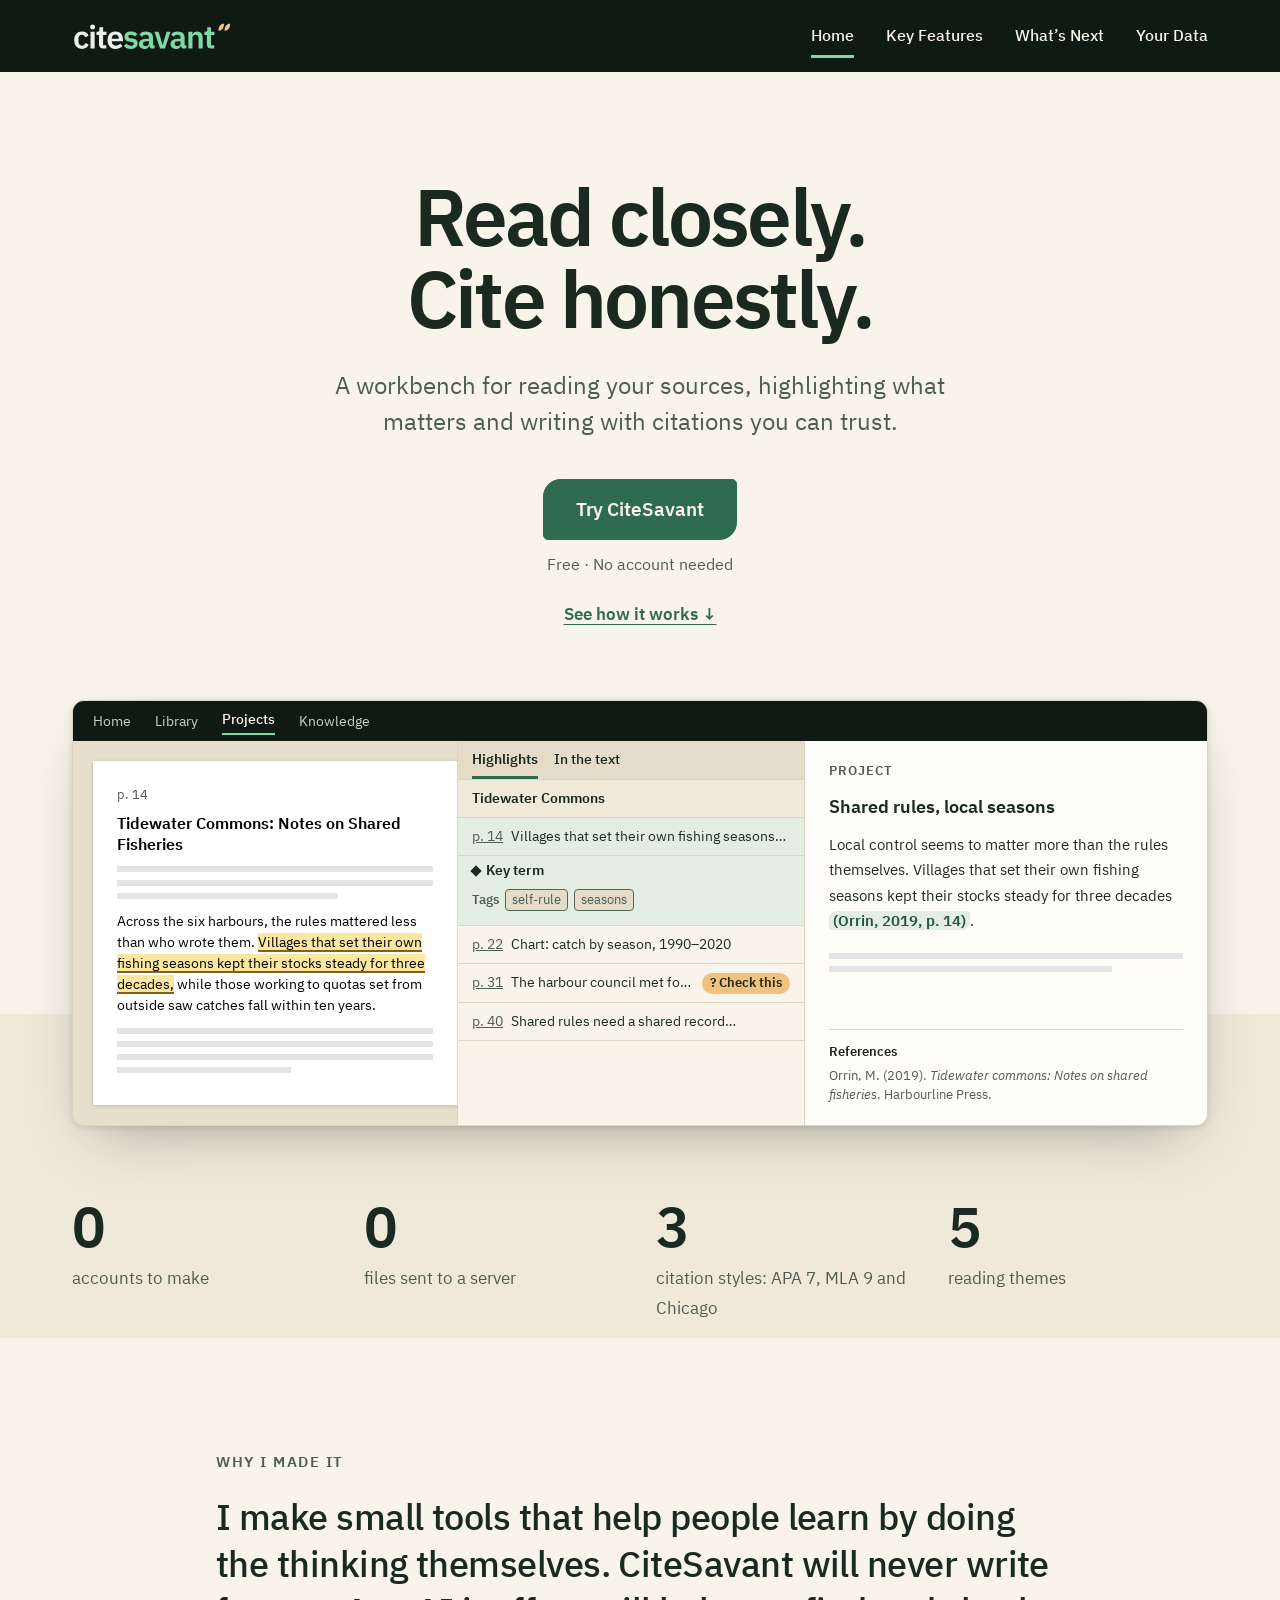
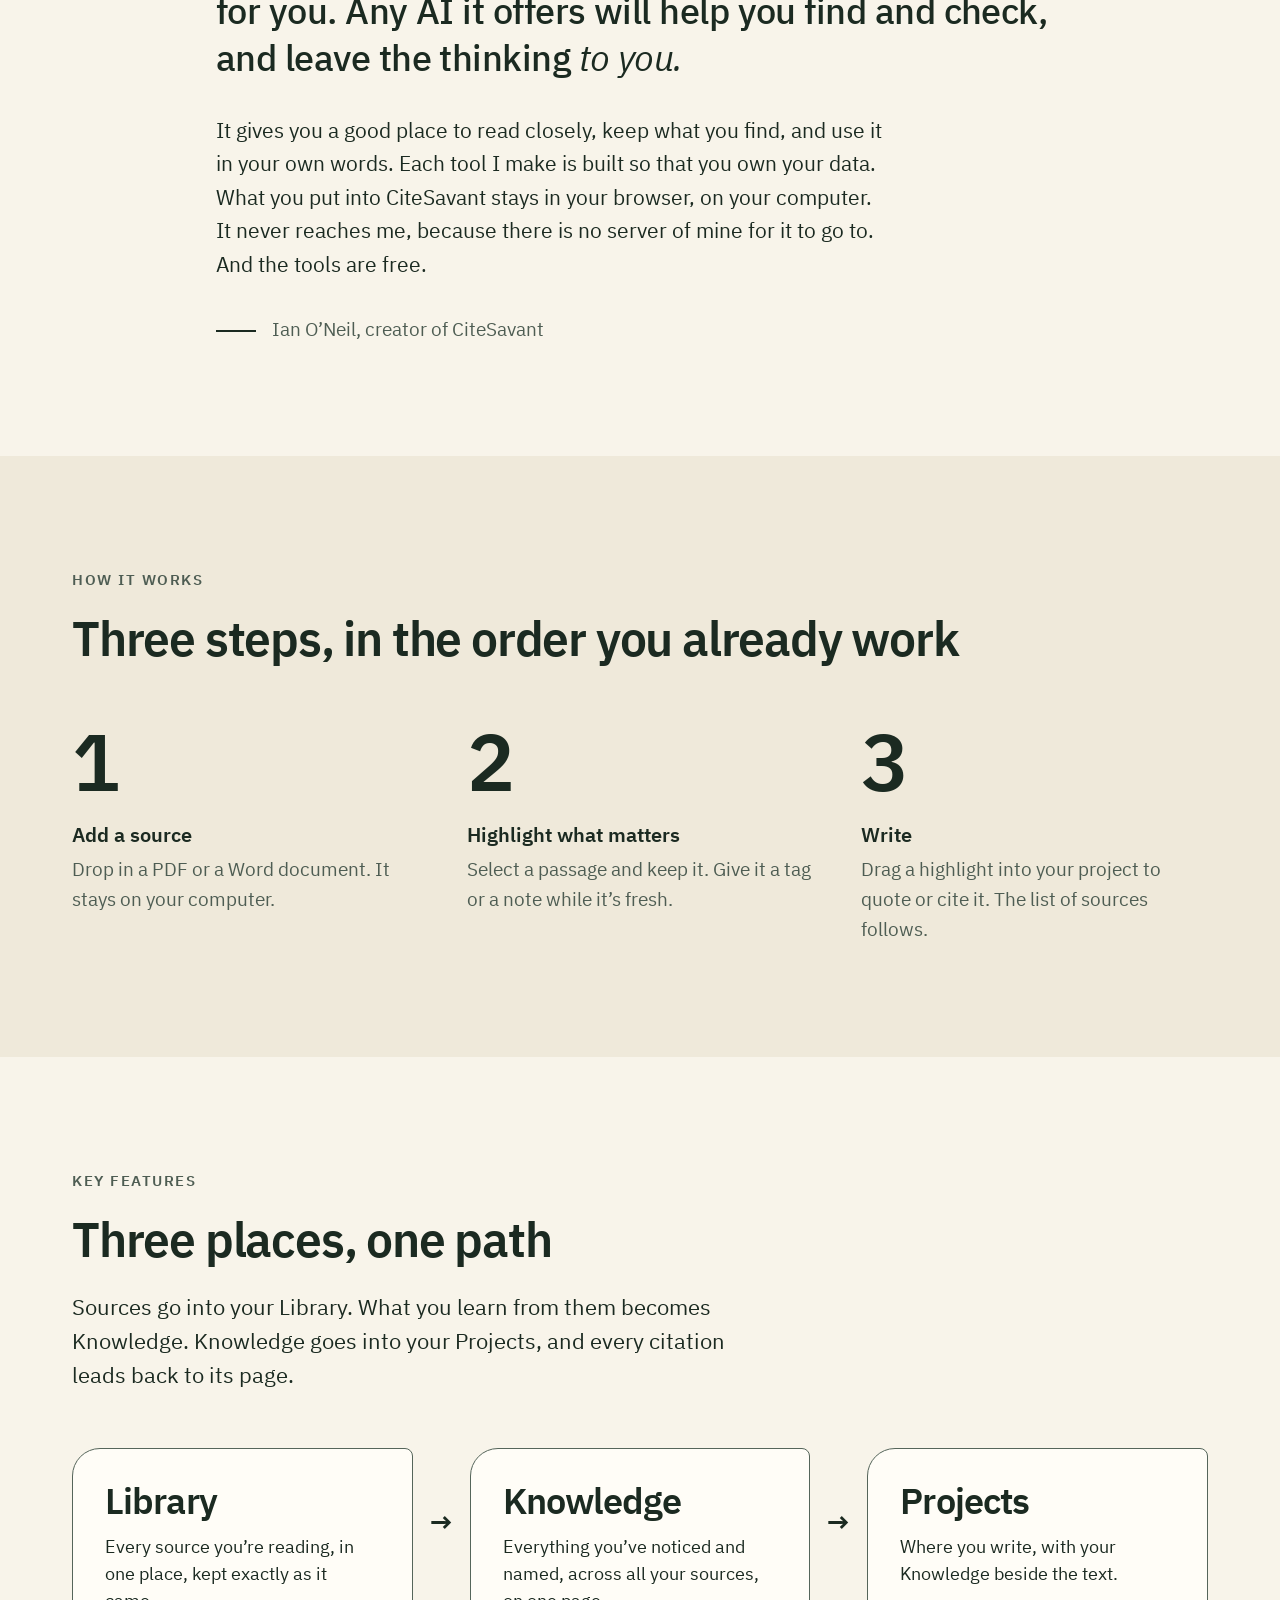
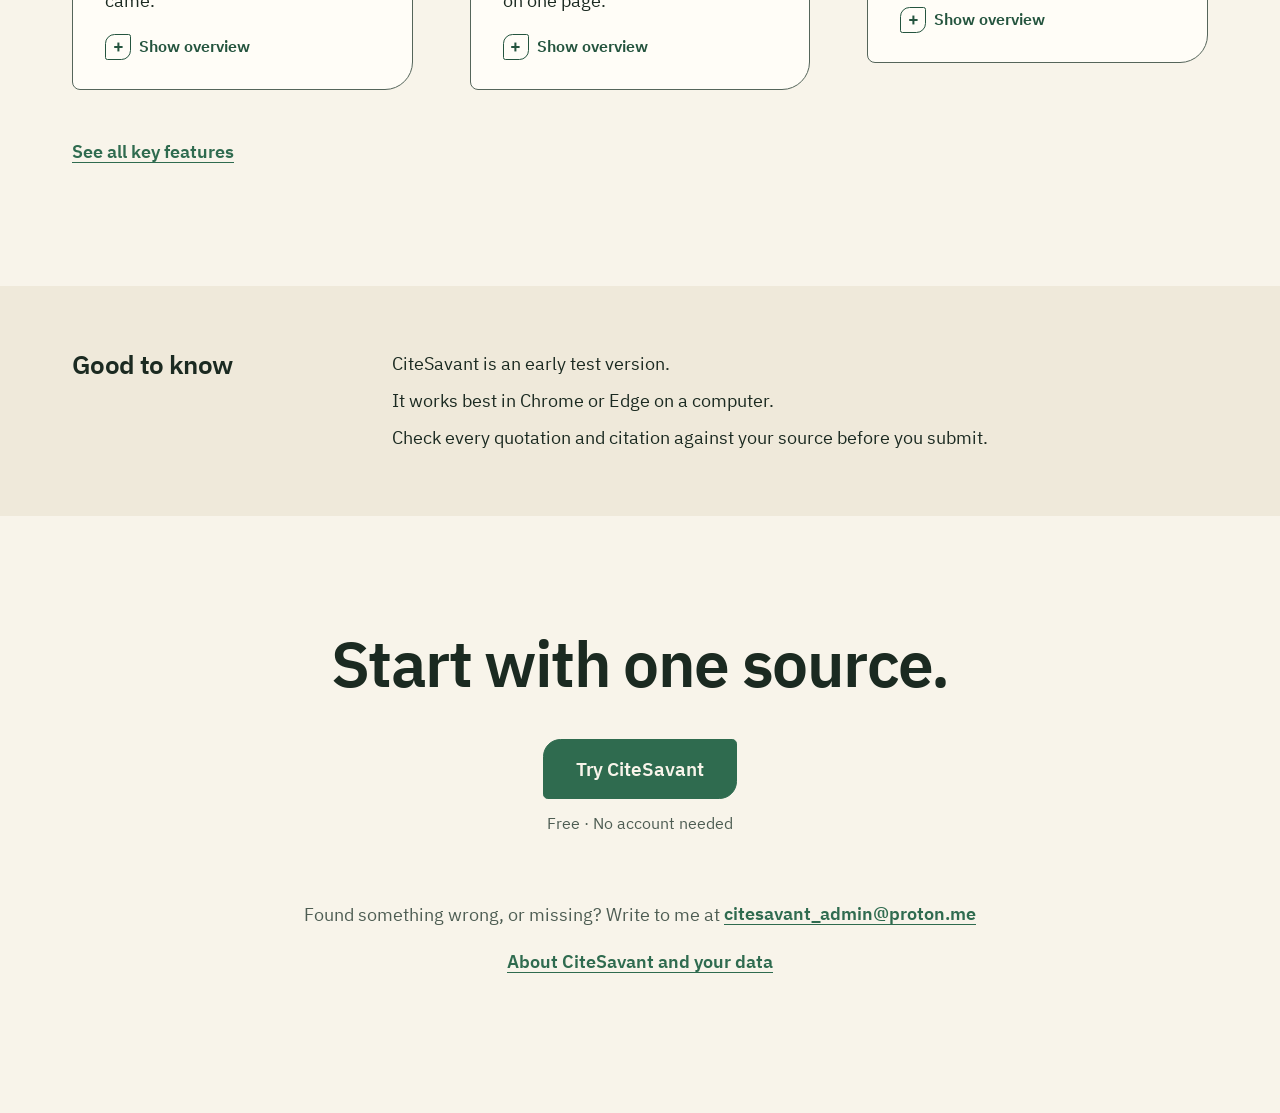
<file: public/index.html>
<!DOCTYPE html>
<html lang="en">
<head>
<meta charset="utf-8">
<meta name="viewport" content="width=device-width, initial-scale=1">
<title>CiteSavant: read closely, cite honestly</title>
<meta property="og:type" content="website">
<meta property="og:title" content="CiteSavant: read closely, cite honestly">
<meta property="og:description" content="A workbench for reading your sources, highlighting what matters and writing with citations you can trust.">
<meta property="og:url" content="https://www.citesavant.com/">
<meta property="og:image" content="https://www.citesavant.com/img/preview.png">
<meta property="og:image:width" content="1200">
<meta property="og:image:height" content="630">
<meta property="og:image:alt" content="CiteSavant">
<meta name="twitter:card" content="summary_large_image">
<link rel="stylesheet" href="site.css">
<link rel="icon" type="image/png" sizes="32x32" href="img/app-icon-32.png">
<link rel="icon" type="image/svg+xml" href="img/logo.svg">
<link rel="apple-touch-icon" href="img/app-icon-180.png">
</head>
<body>

<header class="top">
  <div class="wrap">
    <a class="logo" href="index.html" aria-label="CiteSavant home"><img src="citesavant-wordmark-dark.svg" alt="CiteSavant"></a>
    <nav aria-label="Main">
      <a href="index.html" aria-current="page">Home</a>
      <a href="features.html">Key Features</a>
      <a href="whats-next.html">What’s Next</a>
      <a href="your-data.html">Your Data</a>
    </nav>
  </div>
</header>

<main id="top">
<section class="hero" aria-labelledby="h-open">
  <div class="wrap">
    <h1 id="h-open">Read closely.<br>Cite honestly.</h1>
    <p class="sub">A workbench for reading your sources, highlighting what matters and writing with citations you can trust.</p>
    <div class="acts">
      <a class="btn" href="https://app.citesavant.com" target="_blank" rel="noopener noreferrer">Try CiteSavant</a>
      <p class="under-btn">Free · No account needed</p>
      <a class="see" href="#how">See how it works ↓</a>
    </div>
  </div>
  <div class="stage">
    <div class="wrap">
      <div class="shot" role="img" aria-label="A drawing of CiteSavant. On the left, a page of a document with one passage highlighted. In the middle, the list of highlights: the selected one is a key term with the tags self-rule and seasons; another is marked Check this. On the right, a project being written, where the highlighted passage is cited as Orrin, 2019, page 14.">
        <div class="shot-bar" aria-hidden="true"><span>Home</span><span>Library</span><b>Projects</b><span>Knowledge</span></div>
        <div class="shot-body" aria-hidden="true">
          <div class="page">
            <div class="pg">p. 14</div>
            <div class="t">Tidewater Commons: Notes on Shared Fisheries</div>
            <div class="bars"><i></i><i></i><i class="w70"></i></div>
            <p>Across the six harbours, the rules mattered less than who wrote them. <span class="hl">Villages that set their own fishing seasons kept their stocks steady for three decades,</span> while those working to quotas set from outside saw catches fall within ten years.</p>
            <div class="bars"><i></i><i></i><i></i><i class="w55"></i></div>
          </div>
          <div class="side">
            <div class="tabs"><span class="on">Highlights</span><span>In the text</span></div>
            <div class="srcrow">Tidewater Commons</div>
            <div class="grow">
              <div class="row on"><span class="pl">p. 14</span><span class="tx">Villages that set their own fishing seasons…</span></div>
              <div class="det">
                <span class="kind">Key term</span>
                <div class="tagrow"><span class="k">Tags</span><span class="tag">self-rule</span><span class="tag">seasons</span></div>
              </div>
            </div>
            <div class="row"><span class="pl">p. 22</span><span class="tx">Chart: catch by season, 1990–2020</span></div>
            <div class="row"><span class="pl">p. 31</span><span class="tx">The harbour council met four times…</span><span class="check">? Check this</span></div>
            <div class="row"><span class="pl">p. 40</span><span class="tx">Shared rules need a shared record…</span></div>
          </div>
          <div class="write">
            <div class="pt">Project</div>
            <h4>Shared rules, local seasons</h4>
            <p>Local control seems to matter more than the rules themselves. Villages that set their own fishing seasons kept their stocks steady for three decades <span class="cite">(Orrin, 2019, p. 14)</span>.</p>
            <div class="bars"><i></i><i class="w80"></i></div>
            <div class="refs"><b>References</b><span class="new">Orrin, M. (2019). <i>Tidewater commons: Notes on shared fisheries</i>. Harbourline Press.</span></div>
          </div>
        </div>
      </div>
    </div>
  </div>
</section>

<section class="facts" aria-label="CiteSavant in numbers">
  <div class="wrap">
    <ul>
      <li><b>0</b><span>accounts to make</span></li>
      <li><b>0</b><span>files sent to a server</span></li>
      <li><b>3</b><span>citation styles: APA 7, MLA 9 and Chicago</span></li>
      <li><b>5</b><span>reading themes</span></li>
    </ul>
  </div>
</section>

<section class="band story" aria-labelledby="h-story">
  <div class="wrap">
    <p class="eyebrow" id="h-story">Why I made it</p>
    <blockquote>
      <p class="big">I make small tools that help people learn by doing the thinking themselves. CiteSavant will never write for you. Any AI it offers will help you find and check, and leave the thinking <em>to you.</em></p>
      <p class="rest">It gives you a good place to read closely, keep what you find, and use it in your own words. Each tool I make is built so that you own your data. What you put into CiteSavant stays in your browser, on your computer. It never reaches me, because there is no server of mine for it to go to. And the tools are free.</p>
    </blockquote>
    <p class="sign">Ian O’Neil, creator of CiteSavant</p>
  </div>
</section>

<section class="band alt" id="how" aria-labelledby="h-how">
  <div class="wrap">
    <p class="eyebrow">How it works</p>
    <h2 id="h-how">Three steps, in the order you already work</h2>
    <ol class="steps">
      <li><h3>Add a source</h3><p>Drop in a PDF or a Word document. It stays on your computer.</p></li>
      <li><h3>Highlight what matters</h3><p>Select a passage and keep it. Give it a tag or a note while it’s fresh.</p></li>
      <li><h3>Write</h3><p>Drag a highlight into your project to quote or cite it. The list of sources follows.</p></li>
    </ol>
  </div>
</section>

<section class="band" id="key-features" aria-labelledby="h-kf">
  <div class="wrap">
    <p class="eyebrow">Key features</p>
    <h2 id="h-kf">Three places, one path</h2>
    <p class="lede">Sources go into your Library. What you learn from them becomes Knowledge. Knowledge goes into your Projects, and every citation leads back to its page.</p>
    <div class="kf">
      <details name="kf">
        <summary><span class="nm">Library</span><span class="one">Every source you’re reading, in one place, kept exactly as it came.</span><span class="tog"><span class="o">Show overview</span><span class="c">Hide overview</span></span></summary>
        <div class="ov"><p>Add PDF and Word documents, search every word inside them, and sort them into collections you define.</p><p>Each file is kept once, exactly as it came, so every citation leads back to the real page.</p><a class="btn2" href="features.html#library">Explore feature</a></div>
      </details>
      <div class="arr" aria-hidden="true"><span>→</span></div>
      <details name="kf">
        <summary><span class="nm">Knowledge</span><span class="one">Everything you’ve noticed and named, across all your sources, on one page.</span><span class="tog"><span class="o">Show overview</span><span class="c">Hide overview</span></span></summary>
        <div class="ov"><p>Highlight a passage or box a chart in one step. Call it a framework, formula, key term or data, and add tags and a note.</p><p>Passages taken from a PDF are checked against the page itself, and anything doubtful is marked “Check this” until you’ve looked. It can still miss a missing accent, so check your quotes too.</p><a class="btn2" href="features.html#knowledge">Explore feature</a></div>
      </details>
      <div class="arr" aria-hidden="true"><span>→</span></div>
      <details name="kf">
        <summary><span class="nm">Projects</span><span class="one">Where you write, with your Knowledge beside the text.</span><span class="tog"><span class="o">Show overview</span><span class="c">Hide overview</span></span></summary>
        <div class="ov"><p>Drag in an item to cite or quote it. The list of sources follows in APA 7, MLA 9 or Chicago, and you can export to Word or PDF.</p><p>Anything missing from a reference shows as an amber placeholder, such as [year], never a guess.</p><p>Margin notes for free thoughts beside your text, and comments on the words they’re about.</p><a class="btn2" href="features.html#projects">Explore feature</a></div>
      </details>
    </div>
    <p class="kf-all"><a href="features.html">See all key features</a></p>
  </div>
</section>

<!-- Shared ending on every page -->
<section class="notes alt band" aria-labelledby="h-notes">
  <div class="wrap">
    <h2 id="h-notes">Good to know</h2>
    <ul>
      <li>CiteSavant is an early test version.</li>
      <li>It works best in Chrome or Edge on a computer.</li>
      <li>Check every quotation and citation against your source before you submit.</li>
    </ul>
  </div>
</section>

<section class="close" aria-labelledby="h-close">
  <div class="wrap">
    <h2 id="h-close">Start with one source.</h2>
    <a class="btn" href="https://app.citesavant.com" target="_blank" rel="noopener noreferrer">Try CiteSavant</a>
    <p class="under-btn">Free · No account needed</p>
    <div class="more">
      <p>Found something wrong, or missing? Write to me at <a href="mailto:citesavant_admin@proton.me">citesavant_admin@proton.me</a></p>
      <p><a href="https://app.citesavant.com/#/about" target="_blank" rel="noopener noreferrer">About CiteSavant and your data</a></p>
    </div>
  </div>
</section>
</main>
</body>
</html>
</file>
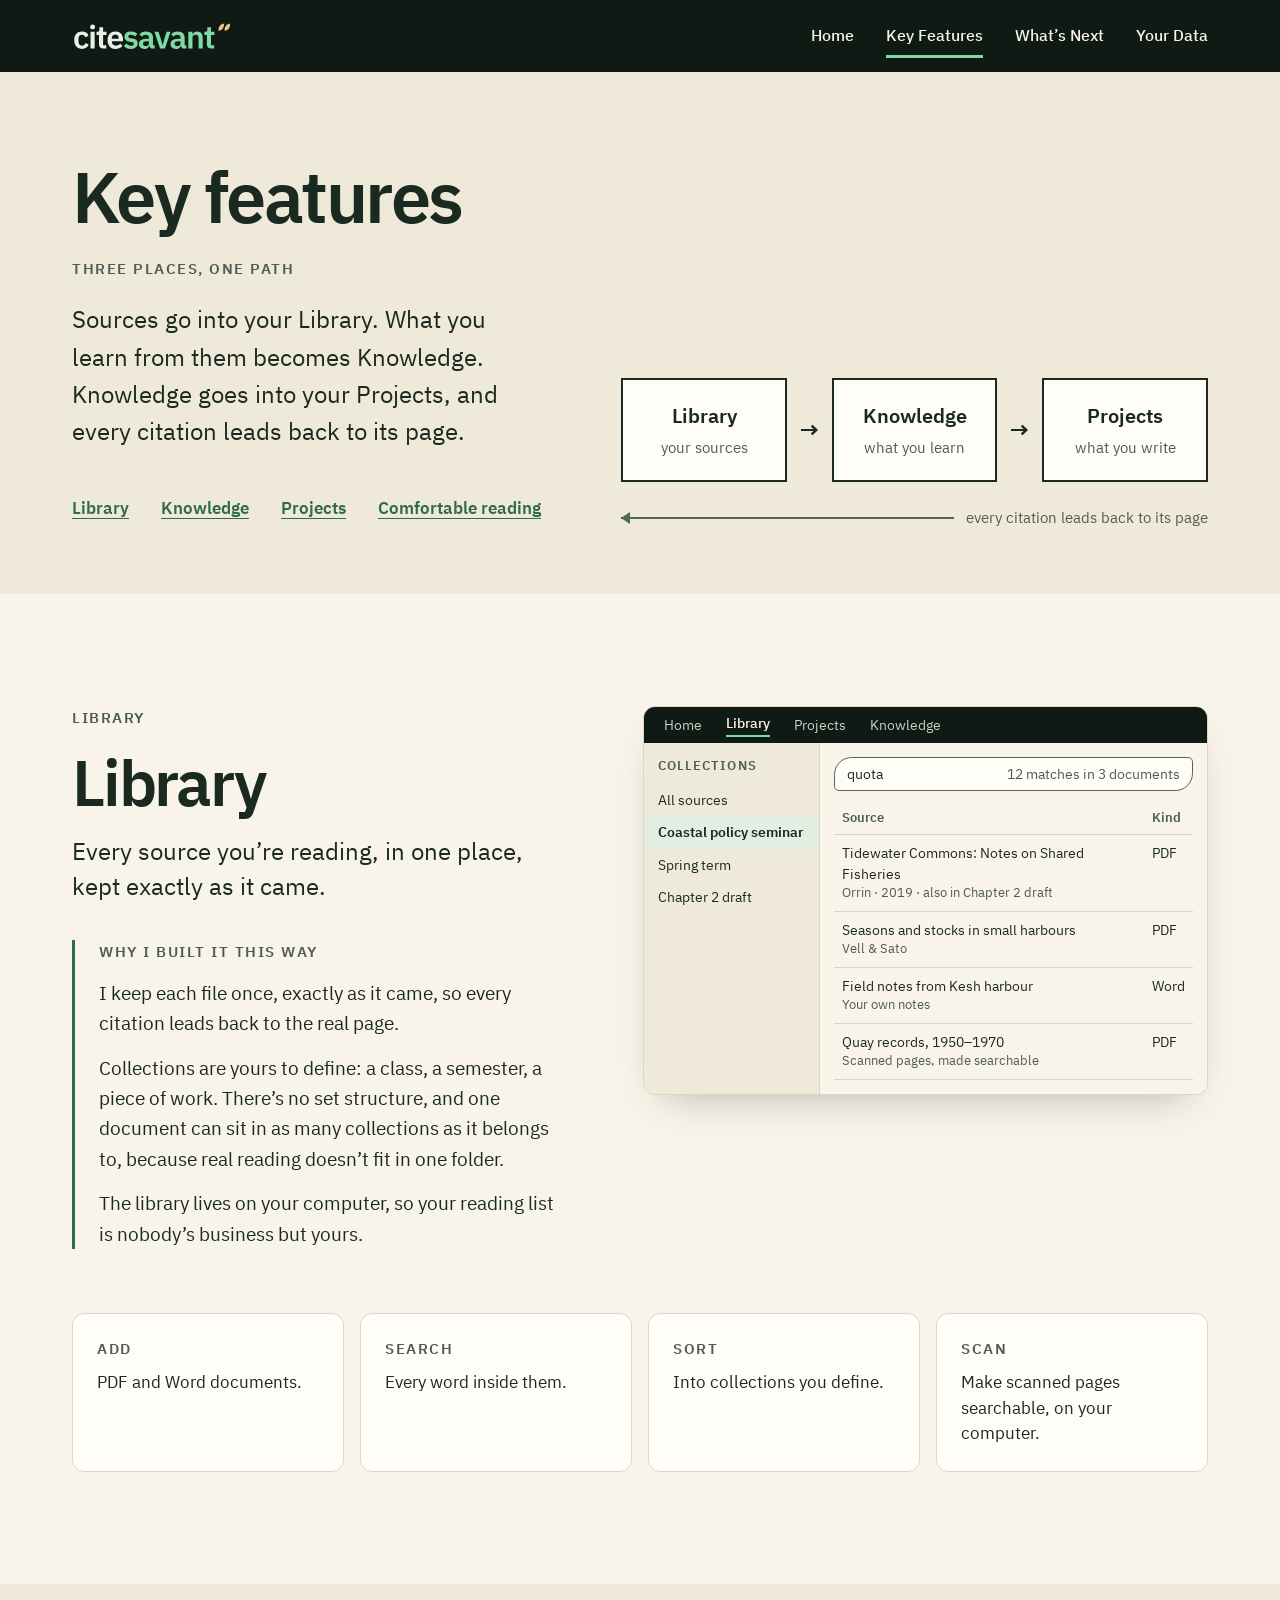
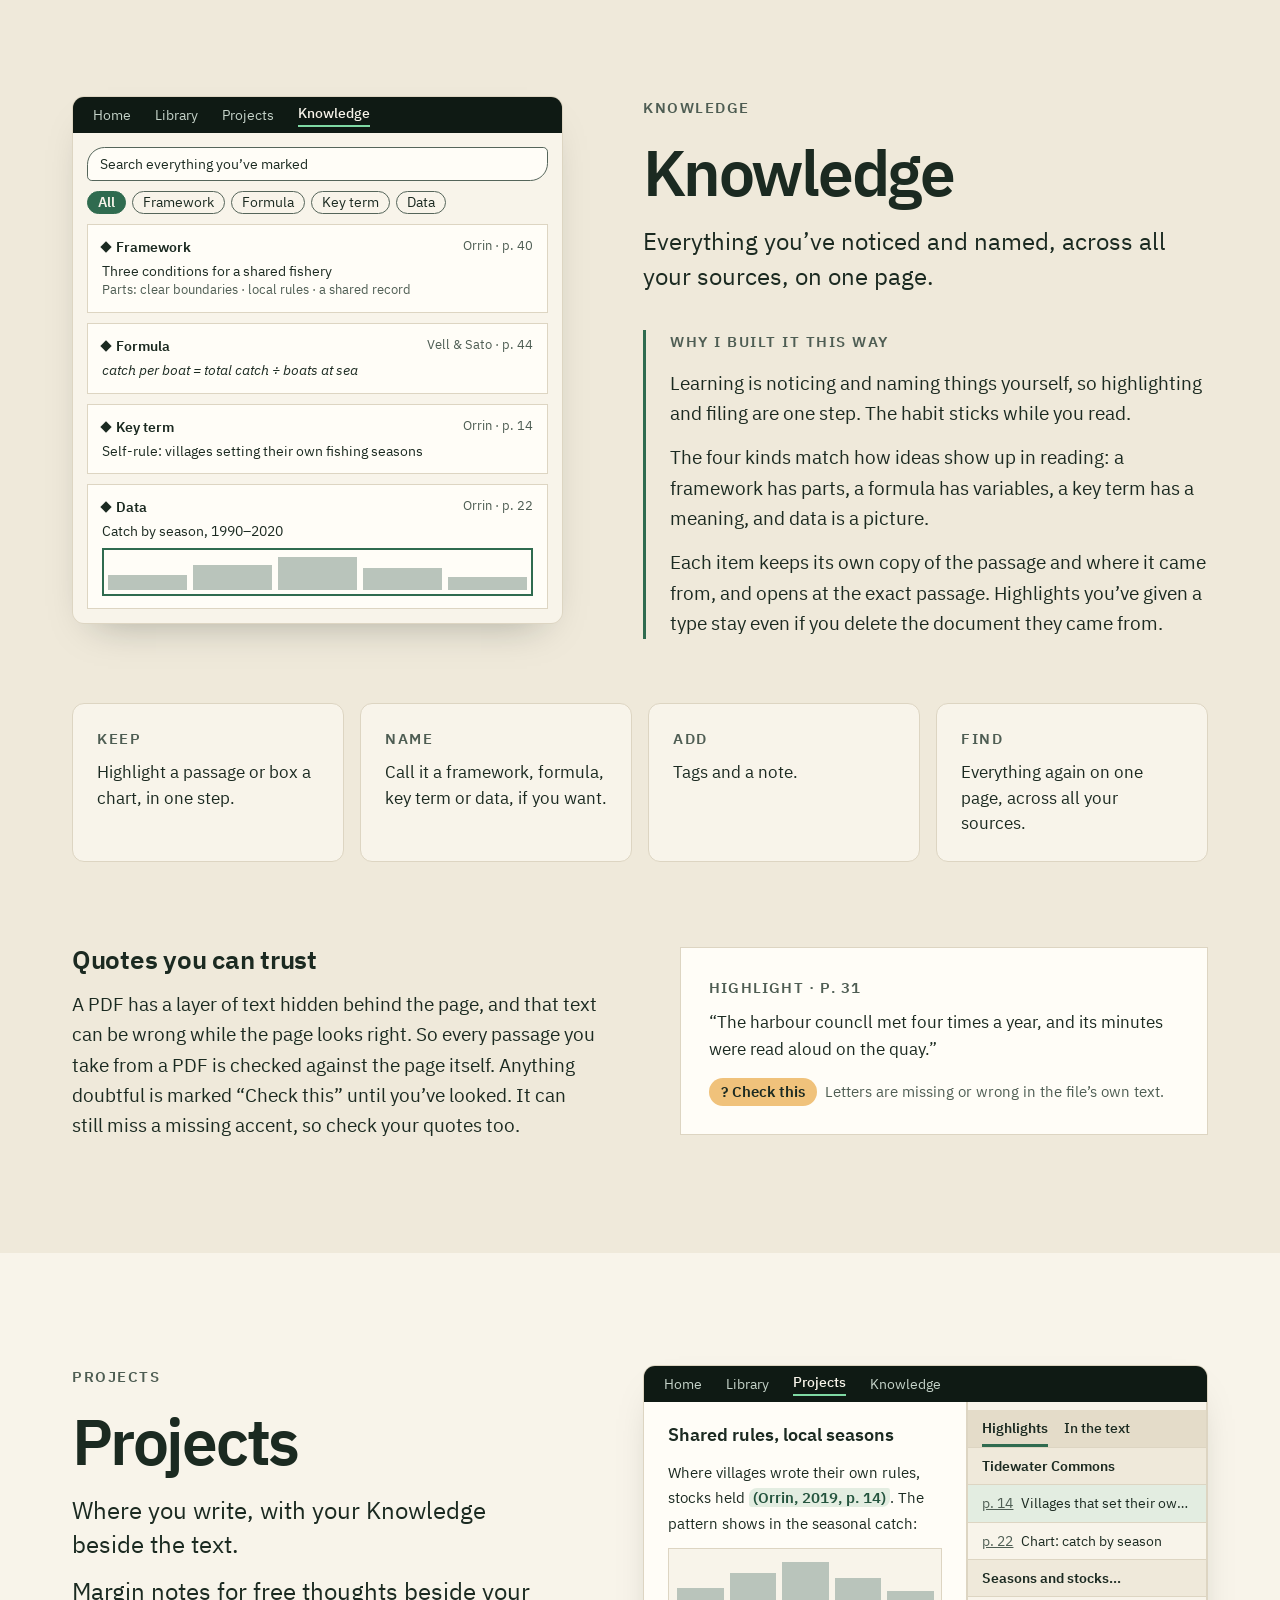
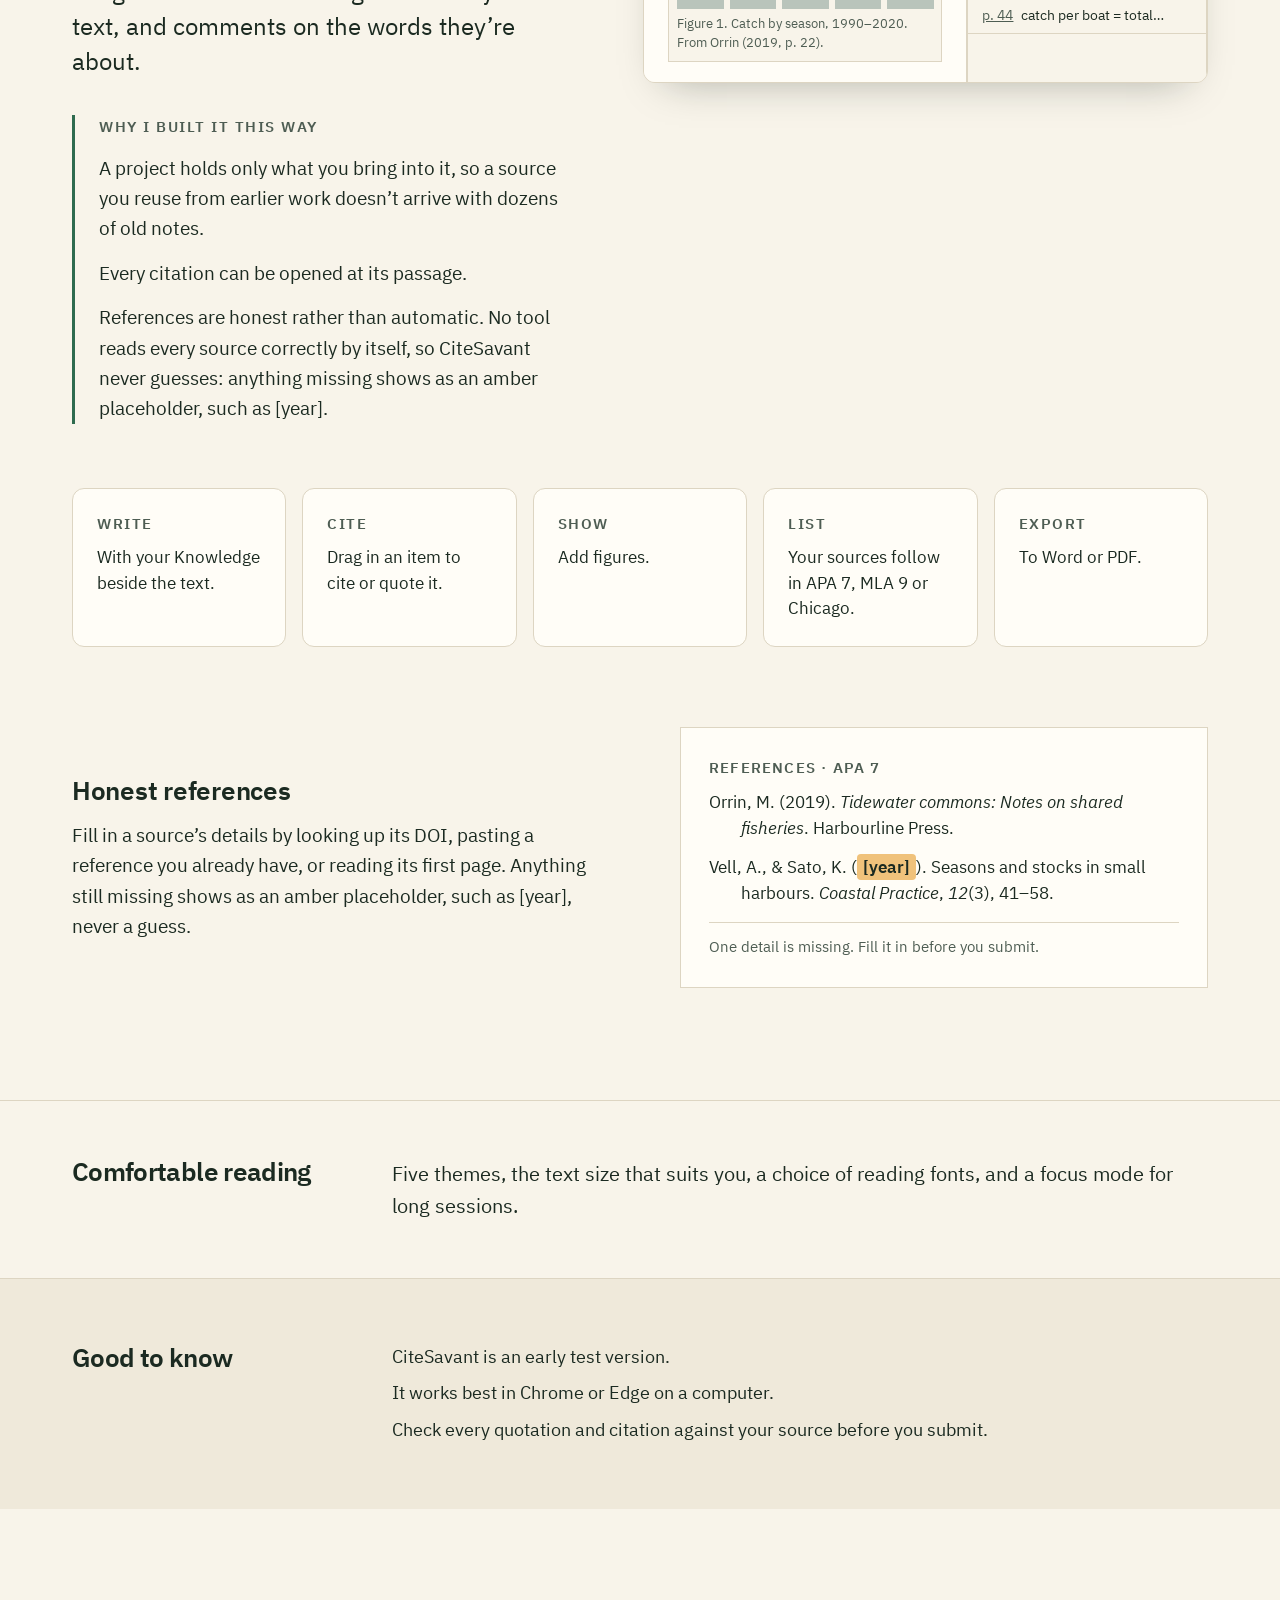
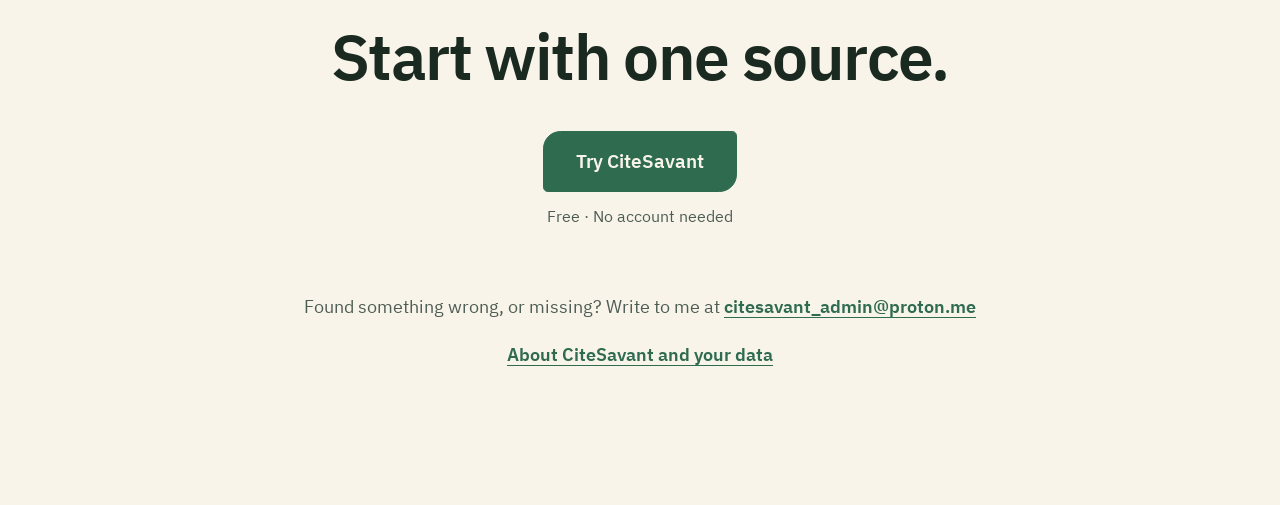
<file: public/features.html>
<!DOCTYPE html>
<html lang="en">
<head>
<meta charset="utf-8">
<meta name="viewport" content="width=device-width, initial-scale=1">
<title>Key features · CiteSavant</title>
<meta property="og:type" content="website">
<meta property="og:title" content="CiteSavant: read closely, cite honestly">
<meta property="og:description" content="A workbench for reading your sources, highlighting what matters and writing with citations you can trust.">
<meta property="og:url" content="https://www.citesavant.com/features.html">
<meta property="og:image" content="https://www.citesavant.com/img/preview.png">
<meta property="og:image:width" content="1200">
<meta property="og:image:height" content="630">
<meta property="og:image:alt" content="CiteSavant">
<meta name="twitter:card" content="summary_large_image">
<link rel="stylesheet" href="site.css">
<link rel="icon" type="image/png" sizes="32x32" href="img/app-icon-32.png">
<link rel="icon" type="image/svg+xml" href="img/logo.svg">
<link rel="apple-touch-icon" href="img/app-icon-180.png">
</head>
<body>

<header class="top">
  <div class="wrap">
    <a class="logo" href="index.html" aria-label="CiteSavant home"><img src="citesavant-wordmark-dark.svg" alt="CiteSavant"></a>
    <nav aria-label="Main">
      <a href="index.html">Home</a>
      <a href="features.html" aria-current="page">Key Features</a>
      <a href="whats-next.html">What’s Next</a>
      <a href="your-data.html">Your Data</a>
    </nav>
  </div>
</header>

<main id="top">
<section class="band alt pagehead fitpage" aria-labelledby="h-fit">
  <div class="wrap fit">
    <div>
      <h1 class="pagehead-h1" id="h-fit">Key features</h1>
      <p class="eyebrow after-title">Three places, one path</p>
      <p class="lede">Sources go into your Library. What you learn from them becomes Knowledge. Knowledge goes into your Projects, and every citation leads back to its page.</p>
      <nav class="jump" aria-label="On this page"><a href="#library">Library</a><a href="#knowledge">Knowledge</a><a href="#projects">Projects</a><a href="#reading">Comfortable reading</a></nav>
    </div>
    <div class="flow" role="img" aria-label="Diagram: Library, then Knowledge, then Projects. A line runs back from Projects to Library: every citation leads back to its page.">
      <div class="node" aria-hidden="true"><b>Library</b><span>your sources</span></div>
      <div class="arr" aria-hidden="true">→</div>
      <div class="node" aria-hidden="true"><b>Knowledge</b><span>what you learn</span></div>
      <div class="arr" aria-hidden="true">→</div>
      <div class="node" aria-hidden="true"><b>Projects</b><span>what you write</span></div>
      <div class="back" aria-hidden="true"><div class="ln"></div><span>every citation leads back to its page</span></div>
    </div>
  </div>
</section>

<section class="band" id="library" aria-labelledby="h-lib">
  <div class="wrap">
    <div class="part-head">
      <div>
        <p class="eyebrow">Library</p>
        <h2 class="bigname" id="h-lib">Library</h2>
        <p class="what">Every source you’re reading, in one place, kept exactly as it came.</p>
        <div class="why">
          <p class="k">Why I built it this way</p>
          <p>I keep each file once, exactly as it came, so every citation leads back to the real page.</p>
          <p>Collections are yours to define: a class, a semester, a piece of work. There’s no set structure, and one document can sit in as many collections as it belongs to, because real reading doesn’t fit in one folder.</p>
          <p>The library lives on your computer, so your reading list is nobody’s business but yours.</p>
        </div>
      </div>
      <div class="pic" role="img" aria-label="A drawing of the Library: collections on the left, a search for the word quota with 12 matches in 3 documents, and a list of four documents, one a scanned page made searchable.">
        <div class="shot-bar" aria-hidden="true"><span>Home</span><b>Library</b><span>Projects</span><span>Knowledge</span></div>
        <div class="lib" aria-hidden="true">
          <div class="cols">
            <div class="h">Collections</div>
            <div class="c">All sources</div>
            <div class="c on">Coastal policy seminar</div>
            <div class="c">Spring term</div>
            <div class="c">Chapter 2 draft</div>
          </div>
          <div class="main">
            <div class="fieldbox">quota<span>12 matches in 3 documents</span></div>
            <table>
              <tr><th>Source</th><th>Kind</th></tr>
              <tr><td>Tidewater Commons: Notes on Shared Fisheries<span class="s">Orrin · 2019 · also in Chapter 2 draft</span></td><td>PDF</td></tr>
              <tr><td>Seasons and stocks in small harbours<span class="s">Vell &amp; Sato</span></td><td>PDF</td></tr>
              <tr><td>Field notes from Kesh harbour<span class="s">Your own notes</span></td><td>Word</td></tr>
              <tr><td>Quay records, 1950–1970<span class="s">Scanned pages, made searchable</span></td><td>PDF</td></tr>
            </table>
          </div>
        </div>
      </div>
    </div>
    <ul class="tiles" aria-label="What you can do in the Library">
      <li><span class="k">Add</span>PDF and Word documents.</li>
      <li><span class="k">Search</span>Every word inside them.</li>
      <li><span class="k">Sort</span>Into collections you define.</li>
      <li><span class="k">Scan</span>Make scanned pages searchable, on your computer.</li>
    </ul>
  </div>
</section>

<section class="band alt" id="knowledge" aria-labelledby="h-know">
  <div class="wrap">
    <div class="part-head flip">
      <div>
        <p class="eyebrow">Knowledge</p>
        <h2 class="bigname" id="h-know">Knowledge</h2>
        <p class="what">Everything you’ve noticed and named, across all your sources, on one page.</p>
        <div class="why">
          <p class="k">Why I built it this way</p>
          <p>Learning is noticing and naming things yourself, so highlighting and filing are one step. The habit sticks while you read.</p>
          <p>The four kinds match how ideas show up in reading: a framework has parts, a formula has variables, a key term has a meaning, and data is a picture.</p>
          <p>Each item keeps its own copy of the passage and where it came from, and opens at the exact passage. Highlights you’ve given a type stay even if you delete the document they came from.</p>
        </div>
      </div>
      <div class="pic" role="img" aria-label="A drawing of the Knowledge page: a row of kinds to filter by, and four items from different sources, one of each kind: a framework with three parts, a formula, a key term and a chart kept as data.">
        <div class="shot-bar" aria-hidden="true"><span>Home</span><span>Library</span><span>Projects</span><b>Knowledge</b></div>
        <div class="know" aria-hidden="true">
          <div class="fieldbox">Search everything you’ve marked<span></span></div>
          <div class="chips"><span class="on">All</span><span>Framework</span><span>Formula</span><span>Key term</span><span>Data</span></div>
          <div class="item"><div class="top2"><span class="kind">Framework</span><span class="from">Orrin · p. 40</span></div>Three conditions for a shared fishery<div class="from">Parts: clear boundaries · local rules · a shared record</div></div>
          <div class="item"><div class="top2"><span class="kind">Formula</span><span class="from">Vell &amp; Sato · p. 44</span></div><span class="fx">catch per boat = total catch ÷ boats at sea</span></div>
          <div class="item"><div class="top2"><span class="kind">Key term</span><span class="from">Orrin · p. 14</span></div>Self-rule: villages setting their own fishing seasons</div>
          <div class="item"><div class="top2"><span class="kind">Data</span><span class="from">Orrin · p. 22</span></div>Catch by season, 1990–2020<div class="chart"><i class="h40"></i><i class="h70"></i><i class="h90"></i><i class="h60"></i><i class="h35"></i></div></div>
        </div>
      </div>
    </div>
    <ul class="tiles" aria-label="What you can do in Knowledge">
      <li><span class="k">Keep</span>Highlight a passage or box a chart, in one step.</li>
      <li><span class="k">Name</span>Call it a framework, formula, key term or data, if you want.</li>
      <li><span class="k">Add</span>Tags and a note.</li>
      <li><span class="k">Find</span>Everything again on one page, across all your sources.</li>
    </ul>
    <div class="extra">
      <div><h3>Quotes you can trust</h3><p>A PDF has a layer of text hidden behind the page, and that text can be wrong while the page looks right. So every passage you take from a PDF is checked against the page itself. Anything doubtful is marked “Check this” until you’ve looked. It can still miss a missing accent, so check your quotes too.</p></div>
      <div class="card" role="img" aria-label="Example: a highlight whose hidden text reads 'harbour councll', marked Check this.">
        <div class="lbl" aria-hidden="true">Highlight · p. 31</div>
        <p aria-hidden="true">“The harbour councll met four times a year, and its minutes were read aloud on the quay.”</p>
        <div class="why2" aria-hidden="true"><span class="check">? Check this</span><span>Letters are missing or wrong in the file’s own text.</span></div>
      </div>
    </div>
  </div>
</section>

<section class="band" id="projects" aria-labelledby="h-proj">
  <div class="wrap">
    <div class="part-head">
      <div>
        <p class="eyebrow">Projects</p>
        <h2 class="bigname" id="h-proj">Projects</h2>
        <p class="what">Where you write, with your Knowledge beside the text.</p>
        <p class="what">Margin notes for free thoughts beside your text, and comments on the words they’re about.</p>
        <div class="why">
          <p class="k">Why I built it this way</p>
          <p>A project holds only what you bring into it, so a source you reuse from earlier work doesn’t arrive with dozens of old notes.</p>
          <p>Every citation can be opened at its passage.</p>
          <p>References are honest rather than automatic. No tool reads every source correctly by itself, so CiteSavant never guesses: anything missing shows as an amber placeholder, such as [year].</p>
        </div>
      </div>
      <div class="pic" role="img" aria-label="A drawing of a project: text with a citation, a figure titled Catch by season, and beside it the highlights brought into this project.">
        <div class="shot-bar" aria-hidden="true"><span>Home</span><span>Library</span><b>Projects</b><span>Knowledge</span></div>
        <div class="proj" aria-hidden="true">
          <div class="write">
            <h4>Shared rules, local seasons</h4>
            <p>Where villages wrote their own rules, stocks held <span class="cite">(Orrin, 2019, p. 14)</span>. The pattern shows in the seasonal catch:</p>
            <div class="fig"><div class="chart"><i class="h40"></i><i class="h70"></i><i class="h90"></i><i class="h60"></i><i class="h35"></i></div><div class="cap">Figure 1. Catch by season, 1990–2020. From Orrin (2019, p. 22).</div></div>
          </div>
          <div class="side mini">
            <div class="tabs"><span class="on">Highlights</span><span>In the text</span></div>
            <div class="srcrow">Tidewater Commons</div>
            <div class="row on"><span class="pl">p. 14</span><span class="tx">Villages that set their own…</span></div>
            <div class="row"><span class="pl">p. 22</span><span class="tx">Chart: catch by season</span></div>
            <div class="srcrow">Seasons and stocks…</div>
            <div class="row"><span class="pl">p. 44</span><span class="tx">catch per boat = total…</span></div>
          </div>
        </div>
      </div>
    </div>
    <ul class="tiles" aria-label="What you can do in Projects">
      <li><span class="k">Write</span>With your Knowledge beside the text.</li>
      <li><span class="k">Cite</span>Drag in an item to cite or quote it.</li>
      <li><span class="k">Show</span>Add figures.</li>
      <li><span class="k">List</span>Your sources follow in APA 7, MLA 9 or Chicago.</li>
      <li><span class="k">Export</span>To Word or PDF.</li>
    </ul>
    <div class="extra">
      <div><h3>Honest references</h3><p>Fill in a source’s details by looking up its DOI, pasting a reference you already have, or reading its first page. Anything still missing shows as an amber placeholder, such as [year], never a guess.</p></div>
      <div class="card" role="img" aria-label="Example: a list of sources in which one year is missing and shown as an amber placeholder.">
        <div class="lbl" aria-hidden="true">References · APA 7</div>
        <p class="ref" aria-hidden="true">Orrin, M. (2019). <i>Tidewater commons: Notes on shared fisheries</i>. Harbourline Press.</p>
        <p class="ref" aria-hidden="true">Vell, A., &amp; Sato, K. (<span class="slot">[year]</span>). Seasons and stocks in small harbours. <i>Coastal Practice</i>, <i>12</i>(3), 41–58.</p>
        <p class="foot" aria-hidden="true">One detail is missing. Fill it in before you submit.</p>
      </div>
    </div>
  </div>
</section>

<section class="strip" id="reading" aria-labelledby="h-read">
  <div class="wrap">
    <h2 id="h-read">Comfortable reading</h2>
    <p>Five themes, the text size that suits you, a choice of reading fonts, and a focus mode for long sessions.</p>
  </div>
</section>

<!-- Shared ending on every page -->
<section class="notes alt band" aria-labelledby="h-notes">
  <div class="wrap">
    <h2 id="h-notes">Good to know</h2>
    <ul>
      <li>CiteSavant is an early test version.</li>
      <li>It works best in Chrome or Edge on a computer.</li>
      <li>Check every quotation and citation against your source before you submit.</li>
    </ul>
  </div>
</section>

<section class="close" aria-labelledby="h-close">
  <div class="wrap">
    <h2 id="h-close">Start with one source.</h2>
    <a class="btn" href="https://app.citesavant.com" target="_blank" rel="noopener noreferrer">Try CiteSavant</a>
    <p class="under-btn">Free · No account needed</p>
    <div class="more">
      <p>Found something wrong, or missing? Write to me at <a href="mailto:citesavant_admin@proton.me">citesavant_admin@proton.me</a></p>
      <p><a href="https://app.citesavant.com/#/about" target="_blank" rel="noopener noreferrer">About CiteSavant and your data</a></p>
    </div>
  </div>
</section>
</main>
</body>
</html>
</file>
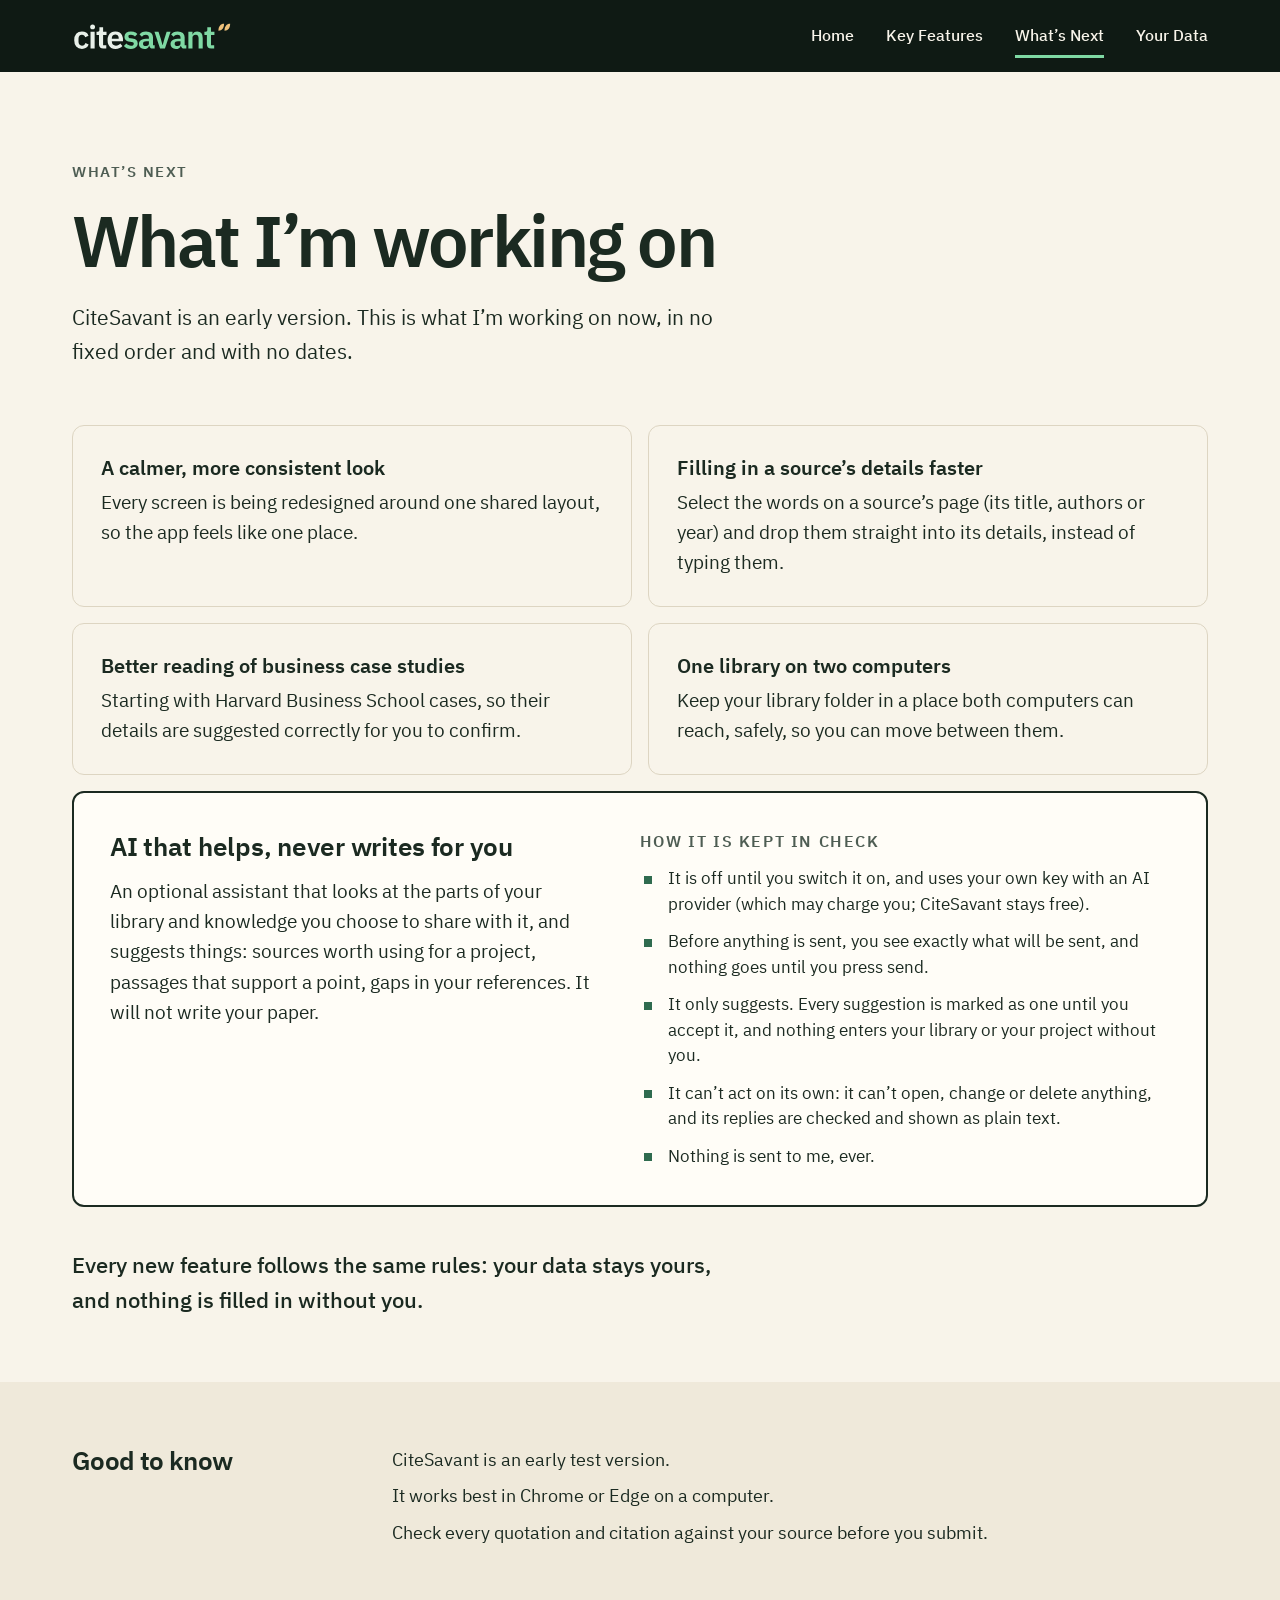
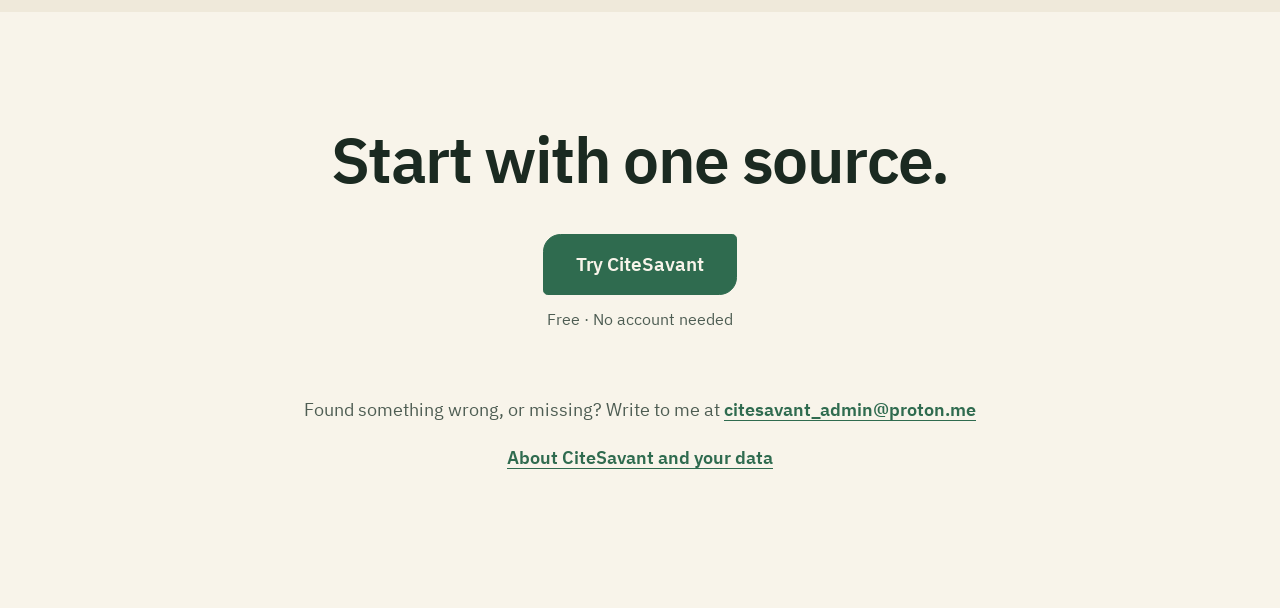
<file: public/whats-next.html>
<!DOCTYPE html>
<html lang="en">
<head>
<meta charset="utf-8">
<meta name="viewport" content="width=device-width, initial-scale=1">
<title>What’s next · CiteSavant</title>
<meta property="og:type" content="website">
<meta property="og:title" content="CiteSavant: read closely, cite honestly">
<meta property="og:description" content="A workbench for reading your sources, highlighting what matters and writing with citations you can trust.">
<meta property="og:url" content="https://www.citesavant.com/whats-next.html">
<meta property="og:image" content="https://www.citesavant.com/img/preview.png">
<meta property="og:image:width" content="1200">
<meta property="og:image:height" content="630">
<meta property="og:image:alt" content="CiteSavant">
<meta name="twitter:card" content="summary_large_image">
<link rel="stylesheet" href="site.css">
<link rel="icon" type="image/png" sizes="32x32" href="img/app-icon-32.png">
<link rel="icon" type="image/svg+xml" href="img/logo.svg">
<link rel="apple-touch-icon" href="img/app-icon-180.png">
</head>
<body>

<header class="top">
  <div class="wrap">
    <a class="logo" href="index.html" aria-label="CiteSavant home"><img src="citesavant-wordmark-dark.svg" alt="CiteSavant"></a>
    <nav aria-label="Main">
      <a href="index.html">Home</a>
      <a href="features.html">Key Features</a>
      <a href="whats-next.html" aria-current="page">What’s Next</a>
      <a href="your-data.html">Your Data</a>
    </nav>
  </div>
</header>

<main id="top">
<section class="band pagehead" id="next" aria-labelledby="h-next">
  <div class="wrap">
    <p class="eyebrow">What’s next</p>
    <h1 class="pagehead-h1" id="h-next">What I’m working on</h1>
    <p class="next-intro">CiteSavant is an early version. This is what I’m working on now, in no fixed order and with no dates.</p>
    <div class="next">
      <div class="t"><h3>A calmer, more consistent look</h3><p>Every screen is being redesigned around one shared layout, so the app feels like one place.</p></div>
      <div class="t"><h3>Filling in a source’s details faster</h3><p>Select the words on a source’s page (its title, authors or year) and drop them straight into its details, instead of typing them.</p></div>
      <div class="t"><h3>Better reading of business case studies</h3><p>Starting with Harvard Business School cases, so their details are suggested correctly for you to confirm.</p></div>
      <div class="t"><h3>One library on two computers</h3><p>Keep your library folder in a place both computers can reach, safely, so you can move between them.</p></div>
      <div class="ai">
        <div>
          <h3>AI that helps, never writes for you</h3>
          <p>An optional assistant that looks at the parts of your library and knowledge you choose to share with it, and suggests things: sources worth using for a project, passages that support a point, gaps in your references. It will not write your paper.</p>
        </div>
        <div>
          <h4>How it is kept in check</h4>
          <ul>
            <li>It is off until you switch it on, and uses your own key with an AI provider (which may charge you; CiteSavant stays free).</li>
            <li>Before anything is sent, you see exactly what will be sent, and nothing goes until you press send.</li>
            <li>It only suggests. Every suggestion is marked as one until you accept it, and nothing enters your library or your project without you.</li>
            <li>It can’t act on its own: it can’t open, change or delete anything, and its replies are checked and shown as plain text.</li>
            <li>Nothing is sent to me, ever.</li>
          </ul>
        </div>
      </div>
    </div>
    <p class="rules-line">Every new feature follows the same rules: your data stays yours, and nothing is filled in without you.</p>
  </div>
</section>

<!-- Shared ending on every page -->
<section class="notes alt band" aria-labelledby="h-notes">
  <div class="wrap">
    <h2 id="h-notes">Good to know</h2>
    <ul>
      <li>CiteSavant is an early test version.</li>
      <li>It works best in Chrome or Edge on a computer.</li>
      <li>Check every quotation and citation against your source before you submit.</li>
    </ul>
  </div>
</section>

<section class="close" aria-labelledby="h-close">
  <div class="wrap">
    <h2 id="h-close">Start with one source.</h2>
    <a class="btn" href="https://app.citesavant.com" target="_blank" rel="noopener noreferrer">Try CiteSavant</a>
    <p class="under-btn">Free · No account needed</p>
    <div class="more">
      <p>Found something wrong, or missing? Write to me at <a href="mailto:citesavant_admin@proton.me">citesavant_admin@proton.me</a></p>
      <p><a href="https://app.citesavant.com/#/about" target="_blank" rel="noopener noreferrer">About CiteSavant and your data</a></p>
    </div>
  </div>
</section>
</main>
</body>
</html>
</file>
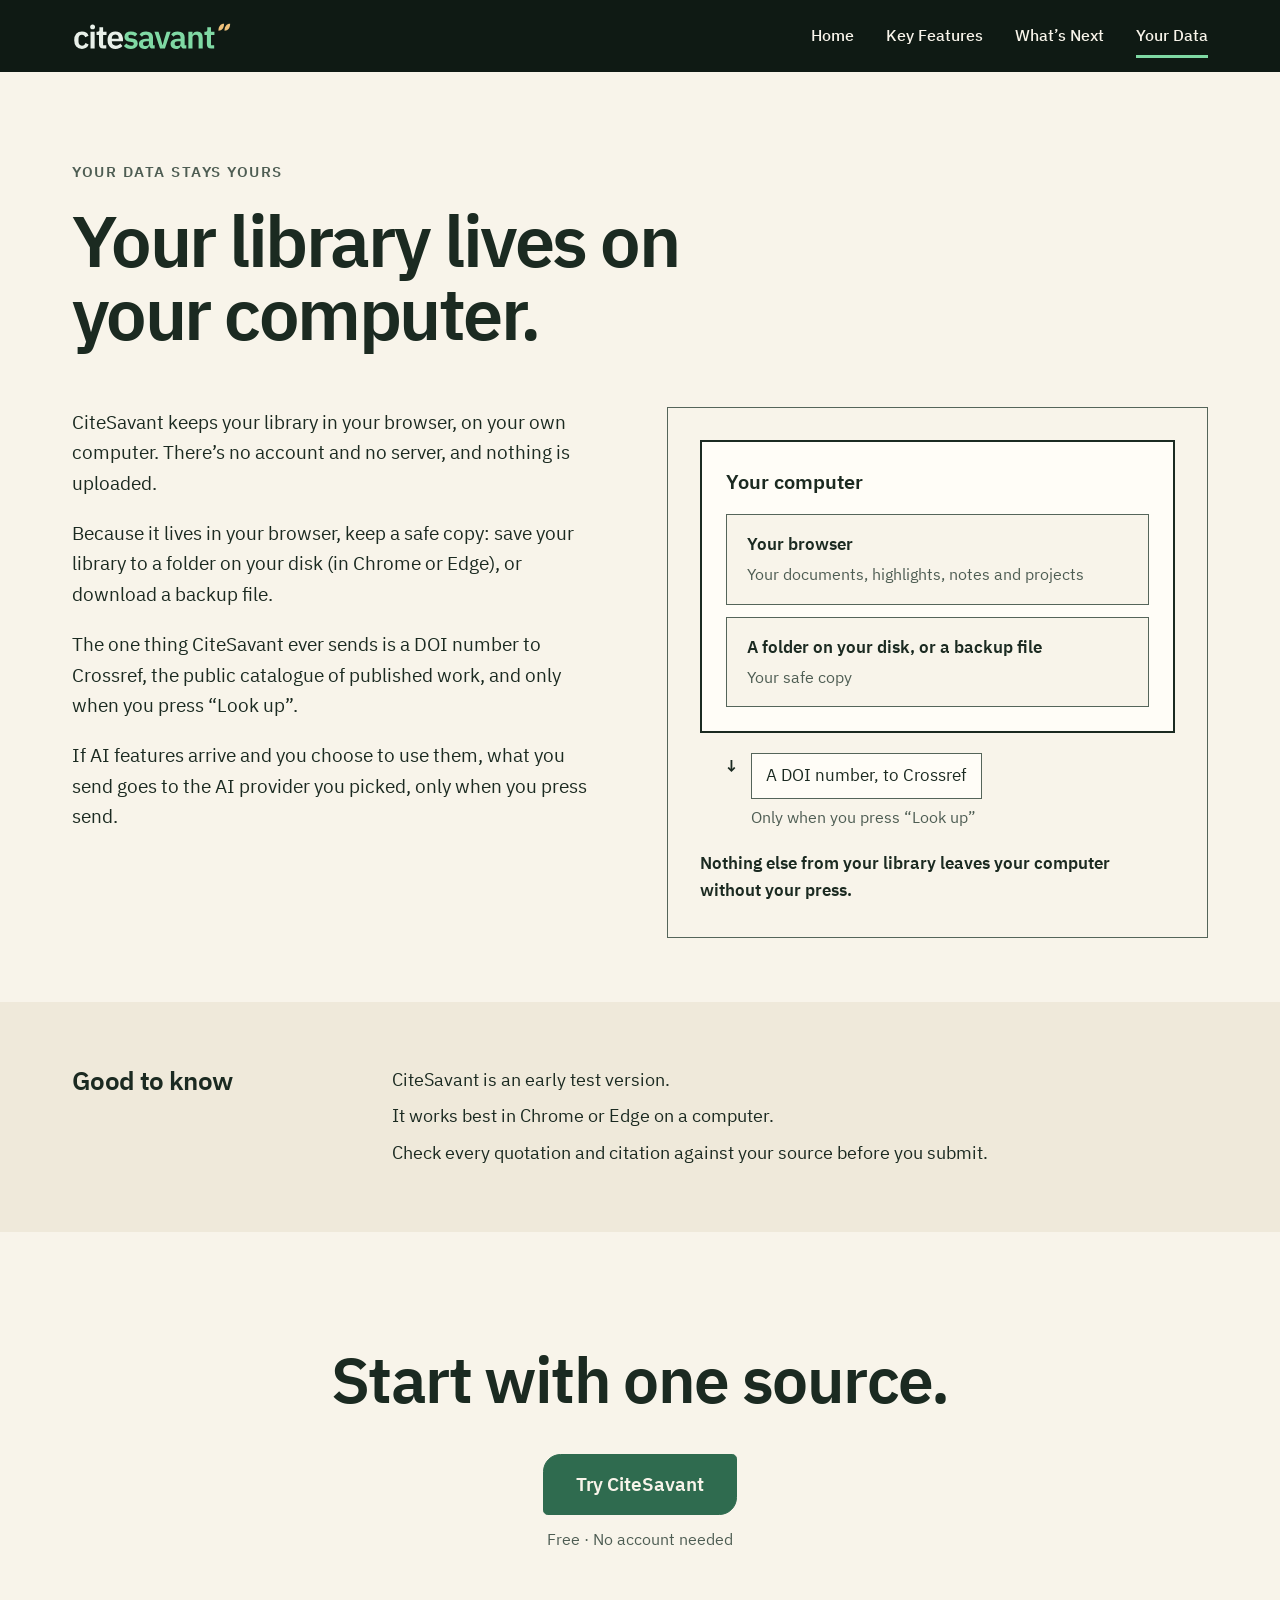
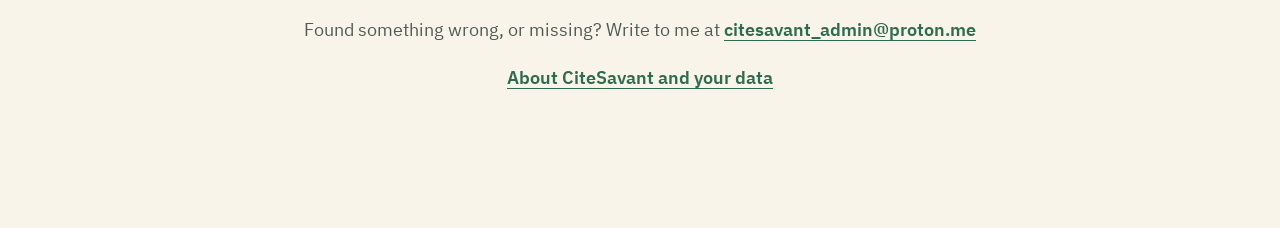
<file: public/your-data.html>
<!DOCTYPE html>
<html lang="en">
<head>
<meta charset="utf-8">
<meta name="viewport" content="width=device-width, initial-scale=1">
<title>Your data · CiteSavant</title>
<meta property="og:type" content="website">
<meta property="og:title" content="CiteSavant: read closely, cite honestly">
<meta property="og:description" content="A workbench for reading your sources, highlighting what matters and writing with citations you can trust.">
<meta property="og:url" content="https://www.citesavant.com/your-data.html">
<meta property="og:image" content="https://www.citesavant.com/img/preview.png">
<meta property="og:image:width" content="1200">
<meta property="og:image:height" content="630">
<meta property="og:image:alt" content="CiteSavant">
<meta name="twitter:card" content="summary_large_image">
<link rel="stylesheet" href="site.css">
<link rel="icon" type="image/png" sizes="32x32" href="img/app-icon-32.png">
<link rel="icon" type="image/svg+xml" href="img/logo.svg">
<link rel="apple-touch-icon" href="img/app-icon-180.png">
</head>
<body>

<header class="top">
  <div class="wrap">
    <a class="logo" href="index.html" aria-label="CiteSavant home"><img src="citesavant-wordmark-dark.svg" alt="CiteSavant"></a>
    <nav aria-label="Main">
      <a href="index.html">Home</a>
      <a href="features.html">Key Features</a>
      <a href="whats-next.html">What’s Next</a>
      <a href="your-data.html" aria-current="page">Your Data</a>
    </nav>
  </div>
</header>

<main id="top">
<section class="band data pagehead" id="data" aria-labelledby="h-data">
  <div class="wrap">
    <p class="eyebrow">Your data stays yours</p>
    <h1 class="state" id="h-data">Your library lives on your computer.</h1>
    <div class="cols2">
      <div>
        <p>CiteSavant keeps your library in your browser, on your own computer. There’s no account and no server, and nothing is uploaded.</p>
        <p>Because it lives in your browser, keep a safe copy: save your library to a folder on your disk (in Chrome or Edge), or download a backup file.</p>
        <p>The one thing CiteSavant ever sends is a DOI number to Crossref, the public catalogue of published work, and only when you press “Look up”.</p>
        <p>If AI features arrive and you choose to use them, what you send goes to the AI provider you picked, only when you press send.</p>
      </div>
      <div class="map" role="img" aria-label="Diagram: your documents, highlights, notes and projects stay in your browser on your computer, with a safe copy in a folder on your disk or a backup file. A DOI number goes to Crossref only when you press Look up. Nothing else from your library leaves your computer without your press.">
        <div class="box" aria-hidden="true">
          <div class="lbl">Your computer</div>
          <div class="inner"><b>Your browser</b><p>Your documents, highlights, notes and projects</p></div>
          <div class="inner"><b>A folder on your disk, or a backup file</b><p>Your safe copy</p></div>
        </div>
        <div class="out" aria-hidden="true"><span class="arrow">↓</span><div><span class="cross">A DOI number, to Crossref</span><p class="when">Only when you press “Look up”</p></div></div>
        <p class="none" aria-hidden="true">Nothing else from your library leaves your computer without your press.</p>
      </div>
    </div>
  </div>
</section>

<!-- Shared ending on every page -->
<section class="notes alt band" aria-labelledby="h-notes">
  <div class="wrap">
    <h2 id="h-notes">Good to know</h2>
    <ul>
      <li>CiteSavant is an early test version.</li>
      <li>It works best in Chrome or Edge on a computer.</li>
      <li>Check every quotation and citation against your source before you submit.</li>
    </ul>
  </div>
</section>

<section class="close" aria-labelledby="h-close">
  <div class="wrap">
    <h2 id="h-close">Start with one source.</h2>
    <a class="btn" href="https://app.citesavant.com" target="_blank" rel="noopener noreferrer">Try CiteSavant</a>
    <p class="under-btn">Free · No account needed</p>
    <div class="more">
      <p>Found something wrong, or missing? Write to me at <a href="mailto:citesavant_admin@proton.me">citesavant_admin@proton.me</a></p>
      <p><a href="https://app.citesavant.com/#/about" target="_blank" rel="noopener noreferrer">About CiteSavant and your data</a></p>
    </div>
  </div>
</section>
</main>
</body>
</html>
</file>
<file: public/site.css>
/* IBM Plex Sans, the same files the app ships (SIL Open Font License 1.1, see fonts/LICENSE.txt) */
@font-face{font-family:'IBM Plex Sans';font-style:normal;font-weight:400;font-display:swap;src:url(fonts/IBMPlexSans-Regular.woff2) format('woff2');}
@font-face{font-family:'IBM Plex Sans';font-style:normal;font-weight:500;font-display:swap;src:url(fonts/IBMPlexSans-Medium.woff2) format('woff2');}
@font-face{font-family:'IBM Plex Sans';font-style:normal;font-weight:600;font-display:swap;src:url(fonts/IBMPlexSans-SemiBold.woff2) format('woff2');}
@font-face{font-family:'IBM Plex Sans';font-style:italic;font-weight:400;font-display:swap;src:url(fonts/IBMPlexSans-Italic.woff2) format('woff2');}

:root{
  --bg:#f8f4ea; --surface:#efe9da; --desk:#e6dfcc; --rule:#ddd5c2; --line:#55655a;
  --text:#1b2a21; --muted:#4e5d53; --primary:#2f6b4f; --primary-deep:#24543e; --on-primary:#f8f4ea;
  --field:#fffdf7; --selected:#e3ede1; --chip:#e4dcc9; --highlight:#fce7a0; --check-bg:#f0c27b; --check-text:#1b2a21;
  --bar:#0f1a14; --bar-text:#f8f4ea;
  --doc-paper:#ffffff; --doc-ink:#000000;
  --leaf:1.1rem .3rem 1.1rem .3rem;
  --target:44px; --wrap:76rem; --measure:42rem;
}
*{box-sizing:border-box}
html{font-size:100%;scroll-behavior:smooth}
@media (prefers-reduced-motion: reduce){html{scroll-behavior:auto}}
body{margin:0;background:var(--bg);color:var(--text);font-family:'IBM Plex Sans','Segoe UI',system-ui,sans-serif;font-size:1.1875rem;line-height:1.6;-webkit-font-smoothing:antialiased}
a{color:var(--primary);font-weight:600;text-decoration:underline;text-underline-offset:4px;text-decoration-thickness:1px}
a:hover{text-decoration-thickness:2px;color:var(--primary-deep)}
:focus-visible{outline:3px solid var(--primary);outline-offset:2px}
h1,h2,h3{font-weight:600;margin:0;color:var(--text)}
p{margin:0}
ul{margin:0}
.wrap{max-width:var(--wrap);margin:0 auto;padding:0 2.5rem}

/* Top bar */
.top{background:var(--bar)}
.top .wrap{display:flex;align-items:center;justify-content:space-between;min-height:4.5rem;gap:1.5rem}
.logo{display:inline-flex;padding:1.125rem 0}               /* clear space = height of the "c" (about 18px at this size) */
.logo img{height:1.75rem;width:auto;min-width:96px;display:block}
.top nav{display:flex;gap:2rem}
.top nav a{color:var(--bar-text);font-weight:500;font-size:1rem;text-decoration:none;min-height:var(--target);display:inline-flex;align-items:center}
.top nav a:hover{text-decoration:underline;color:var(--bar-text)}
.top :focus-visible{outline-color:#7fd9a4}

/* Buttons */
.btn{display:inline-flex;align-items:center;justify-content:center;min-height:56px;padding:.875rem 2rem;border-radius:var(--leaf);background:var(--primary);color:var(--on-primary);font-size:1.1875rem;font-weight:600;text-decoration:none;border:1px solid var(--primary)}
.btn:hover{background:var(--primary-deep);color:var(--on-primary);text-decoration:none}
.under-btn{margin-top:.75rem;font-size:1rem;color:var(--muted)}

/* Bands: colour and space separate sections, not lines */
.band{padding:7rem 0}
.band.alt{background:var(--surface)}
.eyebrow{font-size:.9375rem;font-weight:600;letter-spacing:.1em;text-transform:uppercase;color:var(--muted);margin-bottom:1.25rem}
h2{font-size:3rem;line-height:1.1;letter-spacing:-.025em;margin-bottom:1.5rem}
h3{font-size:1.25rem;line-height:1.35;margin-bottom:.375rem}
.lede{font-size:1.375rem;line-height:1.55;max-width:var(--measure)}
.muted{color:var(--muted)}

/* Opening */
.hero{padding:6.5rem 0 0;text-align:center}
.hero h1{font-size:5rem;line-height:1.02;letter-spacing:-.035em;margin:0 auto 1.75rem}
.hero .sub{font-size:1.5rem;line-height:1.5;color:var(--muted);max-width:40rem;margin:0 auto 2.5rem}
.hero .acts{display:flex;flex-direction:column;align-items:center}
.hero .see{margin-top:1.5rem;font-size:1.0625rem}
.hero .stage{margin-top:4.5rem;position:relative}
.hero .stage::after{content:"";position:absolute;left:0;right:0;bottom:0;height:7rem;background:var(--surface);z-index:0}
.hero .stage .wrap{position:relative;z-index:1}

/* The drawing of the app (fictional content) */
.shot{background:var(--desk);border:1px solid var(--rule);border-radius:.75rem;overflow:hidden;box-shadow:0 24px 60px -24px rgba(15,26,20,.35),0 2px 6px rgba(15,26,20,.12);text-align:left}
.shot-bar{height:2.5rem;background:var(--bar);display:flex;align-items:center;gap:1.5rem;padding:0 1.25rem;color:#c5d3c9;font-size:.875rem}
.shot-bar b{color:var(--bar-text);font-weight:500;border-bottom:2px solid #7fd9a4;padding-bottom:.125rem}
.shot-body{display:grid;grid-template-columns:1.05fr .95fr 1.1fr;font-size:.875rem;line-height:1.5}
.page{background:var(--doc-paper);color:var(--doc-ink);margin:1.25rem 0 1.25rem 1.25rem;padding:1.5rem;box-shadow:0 1px 4px rgba(0,0,0,.18)}
.page .pg{color:#555;font-size:.8125rem;margin-bottom:.5rem}
.page .t{font-weight:600;font-size:1rem;line-height:1.3;margin-bottom:.75rem}
.bars i{display:block;height:.375rem;background:#e4e4e4;margin:.45rem 0}
.page p{margin:.75rem 0}
.hl{background-image:linear-gradient(var(--highlight),var(--highlight));background-repeat:no-repeat;background-size:100% 100%;text-decoration:underline;text-decoration-thickness:2px;text-underline-offset:3px;text-decoration-color:rgba(120,80,0,.9)}
.side{background:var(--bg);border-left:1px solid var(--rule);border-right:1px solid var(--rule)}
.tabs{display:flex;gap:1rem;padding:.5rem .875rem 0;background:var(--chip);border-bottom:1px solid var(--rule)}
.tabs span{padding-bottom:.375rem;font-weight:500}
.tabs .on{font-weight:600;border-bottom:3px solid var(--primary)}
.srcrow{padding:.5rem .875rem;background:var(--surface);border-bottom:1px solid var(--rule);font-weight:600}
.row{display:flex;gap:.5rem;align-items:baseline;padding:.5rem .875rem;border-bottom:1px solid var(--rule)}
.row.on{background:var(--selected)}
.pl{color:var(--muted);text-decoration:underline;flex:none}
.tx{flex:1;min-width:0;overflow:hidden;text-overflow:ellipsis;white-space:nowrap}
.det{background:var(--selected);border-bottom:1px solid var(--rule);padding:.25rem .875rem .875rem;display:grid;gap:.5rem}
.det .k{font-size:.8125rem;font-weight:600;color:var(--muted)}
.kind{display:inline-flex;align-items:center;gap:.375rem;font-weight:600;color:var(--text)}
.kind::before{content:"";width:.5rem;height:.5rem;background:var(--text);transform:rotate(45deg)}
.tag{display:inline-block;flex:none;padding:0 .375rem;border:1px solid var(--line);border-radius:.25rem;background:var(--chip);color:var(--muted);font-size:.8125rem;line-height:1.5}
.tagrow{display:flex;gap:.375rem;flex-wrap:wrap;align-items:center}
.check{display:inline-flex;align-items:center;gap:.25rem;flex:none;padding:0 .5rem;border-radius:999px;background:var(--check-bg);color:var(--check-text);font-weight:600;font-size:.8125rem;line-height:1.6}
.write{background:var(--field);padding:1.25rem 1.5rem;display:flex;flex-direction:column;gap:.75rem}
.write .pt{font-size:.8125rem;font-weight:600;letter-spacing:.08em;text-transform:uppercase;color:var(--muted)}
.write h4{margin:0;font-size:1.125rem;font-weight:600}
.write p{font-size:.9375rem;line-height:1.7}
.cite{display:inline;color:var(--primary-deep);font-weight:600;background:var(--selected);border-radius:.5rem .15rem .5rem .15rem;padding:0 .25rem;white-space:nowrap}
.write .refs{margin-top:auto;border-top:1px solid var(--rule);padding-top:.75rem;font-size:.8125rem;color:var(--muted)}
.write .refs b{display:block;font-weight:600;color:var(--text);margin-bottom:.25rem}

/* Opening animation: the passage is highlighted, then the citation lands in the project. CSS only; plays once. */
@media (prefers-reduced-motion: no-preference){
  .hl{animation:sweep 1s cubic-bezier(.4,0,.2,1) .6s both}
  .grow{animation:rise .5s ease-out 1.7s both}
  .cite{animation:land .6s cubic-bezier(.3,1.4,.6,1) 2.4s both}
  .refs .new{animation:rise .5s ease-out 2.9s both}
}
@keyframes sweep{from{background-size:0% 100%;text-decoration-color:transparent}to{background-size:100% 100%}}
@keyframes rise{from{opacity:0;transform:translateY(6px)}to{opacity:1;transform:none}}
@keyframes land{from{opacity:0;transform:translateY(-10px) scale(.9)}to{opacity:1;transform:none}}

/* Facts strip */
.facts{background:var(--surface);padding:4.5rem 0 1rem}
.facts ul{list-style:none;padding:0;display:grid;grid-template-columns:repeat(4,1fr);gap:2rem}
.facts b{display:block;font-size:3.5rem;font-weight:600;line-height:1;letter-spacing:-.03em;margin-bottom:.5rem}
.facts span{color:var(--muted);font-size:1.0625rem}

/* Story as a pull-quote */
.story .wrap{max-width:58rem}
.story blockquote{margin:0}
.story .big{font-size:2.25rem;line-height:1.3;letter-spacing:-.015em;font-weight:500}
.story .big em{font-style:italic}
.story .rest{margin-top:2rem;font-size:1.3125rem;max-width:var(--measure);color:var(--text)}
.story .sign{margin-top:2rem;color:var(--muted)}
.story .sign::before{content:"";display:inline-block;width:2.5rem;height:2px;background:var(--text);vertical-align:middle;margin-right:1rem}

/* How it works */
.steps{display:grid;grid-template-columns:repeat(3,minmax(0,1fr));gap:3rem;margin:3.5rem 0 0;padding:0;list-style:none;counter-reset:s}
.steps li{counter-increment:s}
.steps li::before{content:counter(s);display:block;font-size:5rem;font-weight:600;line-height:1;letter-spacing:-.04em;margin-bottom:1.25rem;color:var(--text)}
.steps p{color:var(--muted)}

/* How it fits together */
.fit{display:grid;grid-template-columns:minmax(0,1fr) minmax(0,1.25fr);gap:5rem;align-items:center}
.flow{display:grid;grid-template-columns:1fr auto 1fr auto 1fr;align-items:center;gap:.75rem;text-align:center}
.flow .node{background:var(--field);border:2px solid var(--text);padding:1.25rem .75rem}
.flow .node b{display:block;font-size:1.25rem;font-weight:600}
.flow .node span{display:block;font-size:.9375rem;color:var(--muted);margin-top:.25rem}
.flow .arr{font-size:1.5rem;font-weight:600}
.back{grid-column:1/-1;display:flex;align-items:center;gap:.75rem;margin-top:.75rem;font-size:.9375rem;color:var(--muted)}
.back .ln{flex:1;height:2px;background:var(--line);position:relative}
.back .ln::before{content:"";position:absolute;left:0;top:-5px;border:6px solid transparent;border-right:9px solid var(--line);border-left:0}

/* Part sections: Library, Knowledge, Projects */
.part-head{display:grid;grid-template-columns:minmax(0,1fr) minmax(0,1.15fr);gap:5rem;align-items:start}
.part-head.flip > :first-child{order:2}
.part-head .bigname{font-size:4rem;line-height:1;letter-spacing:-.035em;margin-bottom:1.25rem}
.part-head .what{font-size:1.5rem;line-height:1.45;margin-bottom:2.25rem}
.part-head .what + .what{margin-top:-1.5rem}
.why{border-left:3px solid var(--primary);padding-left:1.5rem}
.why .k{font-size:.9375rem;font-weight:600;letter-spacing:.1em;text-transform:uppercase;color:var(--muted);margin-bottom:.625rem}
.why p + p{margin-top:.875rem}
.tiles{list-style:none;padding:0;margin:4rem 0 0;display:grid;grid-template-columns:repeat(auto-fit,minmax(13rem,1fr));gap:1rem}
.tiles li{background:var(--field);border:1px solid var(--rule);border-radius:.75rem;padding:1.5rem;font-size:1.0625rem;line-height:1.5}
.tiles .k{display:block;font-size:.9375rem;font-weight:600;letter-spacing:.1em;text-transform:uppercase;color:var(--muted);margin-bottom:.625rem}
.band.alt .tiles li{background:var(--bg)}
.extra{display:grid;grid-template-columns:minmax(0,1fr) minmax(0,1fr);gap:5rem;align-items:center;margin-top:5rem}
.extra h3{font-size:1.625rem;letter-spacing:-.01em;margin-bottom:.75rem}

/* Small app pictures */
.pic{background:var(--desk);border:1px solid var(--rule);border-radius:.75rem;overflow:hidden;box-shadow:0 18px 40px -22px rgba(15,26,20,.35);font-size:.875rem;line-height:1.45}
.pic .shot-bar{height:2.25rem}
.lib{display:grid;grid-template-columns:11rem 1fr;background:var(--bg)}
.lib .cols{background:var(--surface);border-right:1px solid var(--rule);padding:.875rem 0}
.lib .cols .h{font-size:.8125rem;font-weight:600;letter-spacing:.08em;text-transform:uppercase;color:var(--muted);padding:0 .875rem .5rem}
.lib .cols div.c{padding:.375rem .875rem}
.lib .cols div.c.on{background:var(--selected);font-weight:600}
.lib .main{padding:.875rem}
.fieldbox{background:var(--field);border:1px solid var(--line);border-radius:var(--leaf);padding:.375rem .75rem;display:flex;justify-content:space-between;gap:.5rem}
.fieldbox span{color:var(--muted)}
.lib table{width:100%;border-collapse:collapse;margin-top:.75rem}
.lib th{text-align:left;font-size:.8125rem;font-weight:600;color:var(--muted);padding:.375rem .5rem;border-bottom:1px solid var(--rule)}
.lib td{padding:.5rem;border-bottom:1px solid var(--rule);vertical-align:top}
.lib td .s{display:block;font-size:.8125rem;color:var(--muted)}
.know{background:var(--bg);padding:.875rem;display:grid;gap:.625rem}
.chips{display:flex;gap:.375rem;flex-wrap:wrap}
.chips span{border:1px solid var(--line);border-radius:999px;padding:0 .625rem;background:var(--bg)}
.chips span.on{background:var(--primary);border-color:var(--primary);color:var(--on-primary);font-weight:600}
.item{background:var(--field);border:1px solid var(--rule);padding:.75rem .875rem}
.item .top2{display:flex;justify-content:space-between;gap:.5rem;margin-bottom:.25rem}
.item .from{color:var(--muted);font-size:.8125rem}
.item .parts{display:flex;gap:.375rem;flex-wrap:wrap;margin-top:.375rem}
.item .fx{font-style:italic}
.item .chart{display:flex;align-items:flex-end;gap:.375rem;height:3rem;margin-top:.375rem;padding:.25rem;border:2px solid var(--primary)}
.item .chart i{flex:1;background:#b9c4bb}
.proj{display:grid;grid-template-columns:1.35fr 1fr;background:var(--bg)}
.proj .write{border-right:1px solid var(--rule)}
.proj .fig{border:1px solid var(--rule);padding:.5rem;background:var(--bg)}
.proj .fig .chart{display:flex;align-items:flex-end;gap:.375rem;height:3.25rem}
.proj .fig .chart i{flex:1;background:#b9c4bb}
.proj .fig .cap{font-size:.8125rem;color:var(--muted);margin-top:.375rem}
.proj .mini{padding:.5rem 0}
.proj .mini .row{cursor:default}

/* Example cards */
.card{background:var(--field);border:1px solid var(--rule);padding:1.75rem;font-size:1.0625rem;line-height:1.55}
.card .lbl{font-size:.9375rem;font-weight:600;letter-spacing:.08em;text-transform:uppercase;color:var(--muted);margin-bottom:.625rem}
.card .why2{margin-top:1rem;display:flex;flex-wrap:wrap;gap:.5rem;align-items:center;color:var(--muted);font-size:.9375rem}
.card .check{font-size:.9375rem;padding:.125rem .75rem}
.card .ref{padding-left:2rem;text-indent:-2rem}
.card .ref + .ref{margin-top:.75rem}
.slot{display:inline-block;padding:0 .375rem;border-radius:.25rem;background:var(--check-bg);color:var(--check-text);font-weight:600;text-indent:0}
.card .foot{margin-top:1rem;padding-top:.75rem;border-top:1px solid var(--rule);color:var(--muted);font-size:.9375rem}

/* Comfortable reading strip */
.strip{padding:3.5rem 0;background:var(--bg);border-top:1px solid var(--rule);border-bottom:1px solid var(--rule)}
.strip .wrap{display:grid;grid-template-columns:18rem minmax(0,1fr);gap:2rem;align-items:baseline}
.strip h2{font-size:1.625rem;margin:0}
.strip p{font-size:1.25rem}

/* What's next */
.next-intro{font-size:1.3125rem;max-width:var(--measure)}
.next{display:grid;grid-template-columns:repeat(2,minmax(0,1fr));gap:1rem;margin-top:3.5rem}
.next .t{background:var(--bg);border:1px solid var(--rule);border-radius:.75rem;padding:1.75rem}
.next .t p{color:var(--text)}
.next .ai{grid-column:1/-1;display:grid;grid-template-columns:minmax(0,1fr) minmax(0,1.1fr);gap:3rem;padding:2.25rem;background:var(--field);border:2px solid var(--text);border-radius:.75rem}
.next .ai h3{font-size:1.625rem;letter-spacing:-.01em;margin-bottom:.75rem}
.next .ai h4{margin:0 0 .75rem;font-size:1rem;font-weight:600;letter-spacing:.1em;text-transform:uppercase;color:var(--muted)}
.next .ai ul{padding:0;list-style:none;display:grid;gap:.75rem}
.next .ai li{padding-left:1.75rem;position:relative;font-size:1.0625rem;line-height:1.5}
.next .ai li::before{content:"";position:absolute;left:.25rem;top:.55em;width:.5rem;height:.5rem;background:var(--primary)}
.rules-line{margin-top:2.5rem;font-size:1.375rem;font-weight:500;max-width:var(--measure)}

/* Your data stays yours */
.data .state{font-size:4.25rem;line-height:1.02;letter-spacing:-.035em;max-width:16ch;margin-bottom:3.5rem}
.data .cols2{display:grid;grid-template-columns:minmax(0,1fr) minmax(0,1.05fr);gap:5rem;align-items:start}
.data .cols2 p + p{margin-top:1.25rem}
.map{border:1px solid var(--line);background:var(--bg);padding:2rem;font-size:1.0625rem}
.map .box{border:2px solid var(--text);padding:1.5rem;background:var(--field)}
.map .box > .lbl{font-weight:600;font-size:1.25rem;margin-bottom:1rem}
.map .inner{border:1px solid var(--line);padding:1rem 1.25rem;background:var(--bg)}
.map .inner + .inner{margin-top:.75rem}
.map .inner b{font-weight:600}
.map .inner p{color:var(--muted);font-size:1rem;margin-top:.25rem}
.map .out{display:flex;align-items:flex-start;gap:.75rem;margin-top:1.25rem;padding-left:1.5rem}
.map .arrow{flex:none;font-weight:600}
.map .cross{display:inline-block;border:1px solid var(--line);padding:.5rem .875rem;background:var(--field)}
.map .when{margin-top:.375rem;color:var(--muted);font-size:1rem}
.map .none{margin-top:1.25rem;font-weight:600}

/* Good to know */
.notes{padding:4rem 0}
.notes .wrap{display:grid;grid-template-columns:18rem minmax(0,1fr);gap:2rem}
.notes h2{font-size:1.625rem;margin:0}
.notes ul{padding:0;list-style:none;display:grid;gap:.5rem;font-size:1.125rem}

/* Closing */
.close{padding:7rem 0 8rem;text-align:center}
.close h2{font-size:4rem;margin-bottom:2.5rem}
.close .more a{display:inline-flex;align-items:center;min-height:var(--target)}
.close .more{margin-top:3.5rem;display:grid;gap:.25rem;justify-items:center;color:var(--muted);font-size:1.125rem}

/* Narrow */
@media (max-width: 800px){
  .wrap{padding:0 1.25rem}
  .top .wrap{min-height:4rem}
  .logo{padding:1rem 0}
  .logo img{height:1.5rem}
  .band{padding:4.5rem 0}
  h2{font-size:2.25rem}
  .hero{padding:3.5rem 0 0}
  .hero h1{font-size:3.25rem}
  .hero .sub{font-size:1.25rem;margin-bottom:2rem}
  .hero .acts{align-items:stretch}
  .btn{width:100%}
  .under-btn{text-align:center}
  .hero .stage{margin-top:3rem}
  .shot-body{grid-template-columns:1fr}
  .page{margin:1rem 1rem 0}
  .side{border:none;border-top:1px solid var(--rule);border-bottom:1px solid var(--rule);margin-top:1rem}
  .facts{padding:3.5rem 0 .5rem}
  .facts ul{grid-template-columns:repeat(2,1fr);gap:2rem 1.25rem}
  .facts b{font-size:2.75rem}
  .story .big{font-size:1.625rem}
  .story .rest{font-size:1.1875rem}
  .steps{grid-template-columns:1fr;gap:2.5rem;margin-top:2.5rem}
  .steps li::before{font-size:3.5rem;margin-bottom:.75rem}
  .fit{grid-template-columns:1fr;gap:2.5rem}
  .flow{grid-template-columns:1fr;gap:.5rem}
  .flow .arr{transform:rotate(90deg)}
  .part-head,.extra,.data .cols2{grid-template-columns:1fr;gap:2.5rem}
  .part-head.flip > :first-child{order:0}
  .part-head .bigname{font-size:3rem}
  .part-head .what{font-size:1.25rem;margin-bottom:1.75rem}
  .part-head .what + .what{margin-top:-1rem}
  .tiles{margin-top:2.5rem;grid-template-columns:1fr}
  .extra{margin-top:3.5rem}
  .lib{grid-template-columns:1fr}
  .lib .cols{border-right:none;border-bottom:1px solid var(--rule);display:flex;flex-wrap:wrap;gap:.25rem;padding:.625rem}
  .lib .cols .h{width:100%;padding:0 .25rem .25rem}
  .lib .cols div.c{padding:.25rem .5rem}
  .proj{grid-template-columns:1fr}
  .proj .write{border-right:none;border-bottom:1px solid var(--rule)}
  .strip .wrap,.notes .wrap{grid-template-columns:1fr;gap:.75rem}
  .next{grid-template-columns:1fr;margin-top:2.5rem}
  .next .ai{grid-template-columns:1fr;gap:1.75rem;padding:1.5rem}
  .data .state{font-size:2.75rem;margin-bottom:2.5rem}
  .map{padding:1.25rem}
  .close{padding:4.5rem 0 5.5rem}
  .close h2{font-size:2.5rem}
}

/* ---- v3: separate pages ---- */
.top nav a[aria-current="page"]{text-decoration:none;box-shadow:inset 0 -3px 0 #7fd9a4}
@media (max-width: 800px){
  .top .wrap{flex-wrap:wrap;gap:0;min-height:0}
  .top nav{width:100%;gap:1.25rem;flex-wrap:wrap;border-top:1px solid rgba(248,244,234,.15)}
  .top nav a{font-size:.9375rem}
}
/* Page header on inner pages */
.pagehead{padding:5.5rem 0 4rem}
.pagehead h1{font-size:4.5rem;line-height:1.02;letter-spacing:-.035em;margin-bottom:1.5rem}
.pagehead .lede{font-size:1.5rem}
.jump{display:flex;flex-wrap:wrap;gap:.5rem 2rem;margin-top:2.25rem;font-size:1.0625rem}
.jump a{min-height:var(--target);display:inline-flex;align-items:center}
/* Key features tiles on Home: each opens in place (no script) */
.kf{display:grid;grid-template-columns:minmax(0,1fr) auto minmax(0,1fr) auto minmax(0,1fr);gap:1rem;align-items:start;margin-top:3.5rem}
.kf .arr{font-size:1.75rem;font-weight:600;padding-top:3.25rem;pointer-events:none}
.kf details{background:var(--field);border:1px solid var(--line);border-radius:1.75rem .5rem 1.75rem .5rem}
.kf details[open]{border:2px solid var(--primary);background:var(--selected)}
.kf summary{list-style:none;cursor:pointer;padding:2rem 2rem 1.75rem;border-radius:inherit;min-height:var(--target)}
.kf summary::-webkit-details-marker{display:none}
.kf summary:hover .nm{text-decoration:underline;text-decoration-thickness:2px;text-underline-offset:6px}
.kf .nm{display:block;font-size:2.25rem;font-weight:600;letter-spacing:-.025em;line-height:1.1;margin-bottom:.75rem}
.kf .one{display:block;font-size:1.125rem;line-height:1.5;color:var(--text)}
.kf .tog{display:inline-flex;align-items:center;gap:.5rem;margin-top:1.25rem;font-size:1rem;font-weight:600;color:var(--primary-deep)}
.kf .tog::before{content:"+";display:inline-grid;place-items:center;width:1.5rem;height:1.5rem;border:1.5px solid currentColor;border-radius:.6rem .15rem .6rem .15rem;font-size:1.125rem;line-height:1}
.kf details[open] .tog::before{content:"–"}
.kf .tog .c{display:none}
.kf details[open] .tog .o{display:none}
.kf details[open] .tog .c{display:inline}
.kf .ov{padding:0 2rem 2rem;font-size:1.0625rem;line-height:1.6}
.kf .ov p + p{margin-top:.75rem}
.btn2{display:inline-flex;align-items:center;justify-content:center;min-height:var(--target);margin-top:1.5rem;padding:.625rem 1.5rem;border-radius:var(--leaf);background:var(--bg);color:var(--primary-deep);border:1.5px solid var(--primary);font-weight:600;font-size:1.0625rem;text-decoration:none}
.btn2:hover{background:var(--primary);color:var(--on-primary);text-decoration:none}
.kf-all{margin-top:2.5rem;font-size:1.125rem}
.kf-all a{min-height:var(--target);display:inline-flex;align-items:center}
@media (max-width: 800px){
  .pagehead{padding:3.5rem 0 2.5rem}
  .pagehead h1{font-size:3rem}
  .pagehead .lede{font-size:1.25rem}
  .kf{grid-template-columns:1fr;gap:.5rem;margin-top:2.5rem}
  .kf .arr{padding:0;text-align:center;line-height:1}
  .kf .arr span{display:inline-block;transform:rotate(90deg)}
  .kf summary{padding:1.5rem 1.5rem 1.25rem}
  .kf .nm{font-size:1.875rem}
  .kf .ov{padding:0 1.5rem 1.5rem}
  .btn2{width:100%}
}

.pagehead-h1{font-size:4.5rem;line-height:1.02;letter-spacing:-.035em;margin-bottom:1.25rem}
.fitpage .fit{align-items:end}
.data h1.state{font-size:4.5rem;line-height:1.02;letter-spacing:-.035em;max-width:16ch;margin-bottom:3.5rem}
@media (max-width: 800px){ .pagehead-h1,.data h1.state{font-size:3rem} }

/* Sizes for the drawings, as classes (the security policy allows no inline styles) */
.bars i.w55{width:55%}
.bars i.w70{width:70%}
.bars i.w80{width:80%}
.chart i.h35{height:35%}
.chart i.h40{height:40%}
.chart i.h60{height:60%}
.chart i.h70{height:70%}
.chart i.h90{height:90%}
.eyebrow.after-title{margin-top:.5rem}

/* Page not found (404.html) */
.lost{padding:7rem 0 8rem;text-align:center}
.lost h1{font-size:4rem;line-height:1.05;letter-spacing:-.035em;margin-bottom:1.5rem}
.lost .home{display:inline-flex;align-items:center;min-height:var(--target);font-size:1.25rem;margin-bottom:2rem}
@media (max-width: 800px){
  .lost{padding:4.5rem 0 5.5rem}
  .lost h1{font-size:2.5rem}
}
</file>
